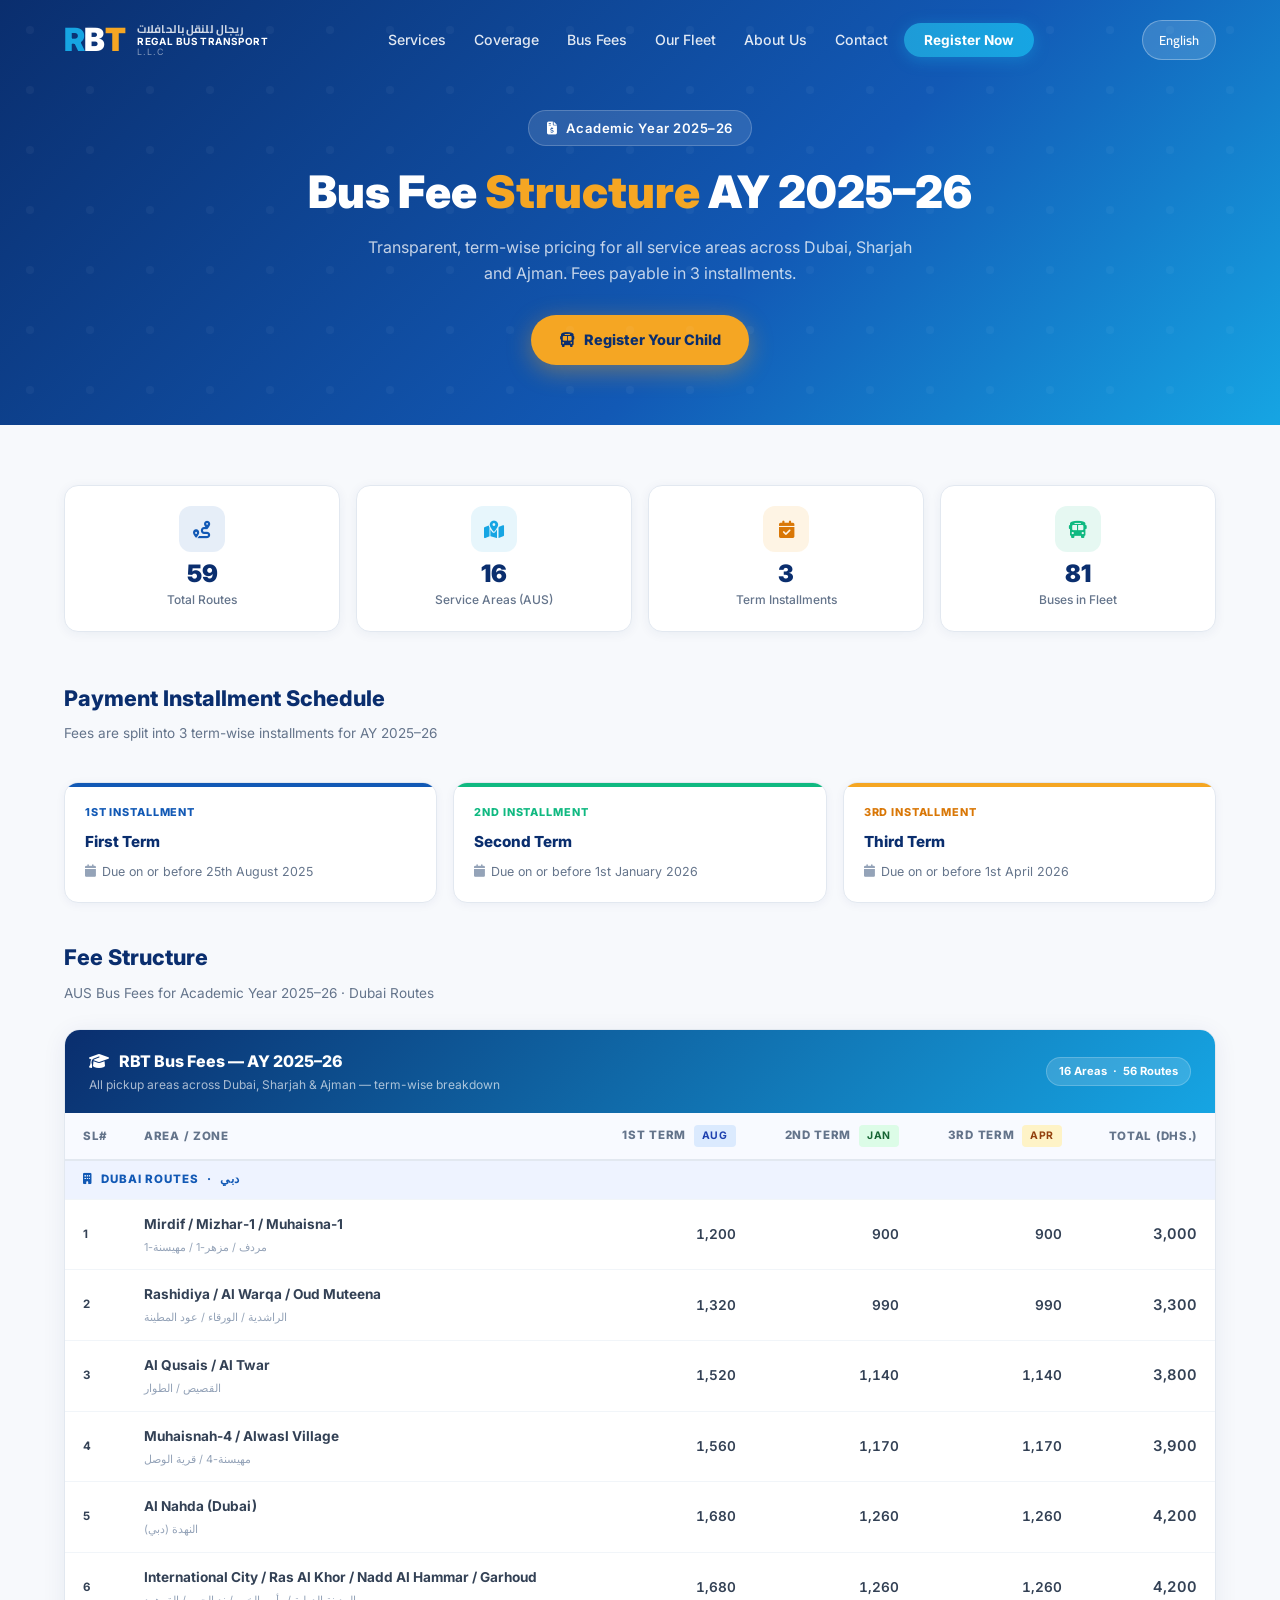
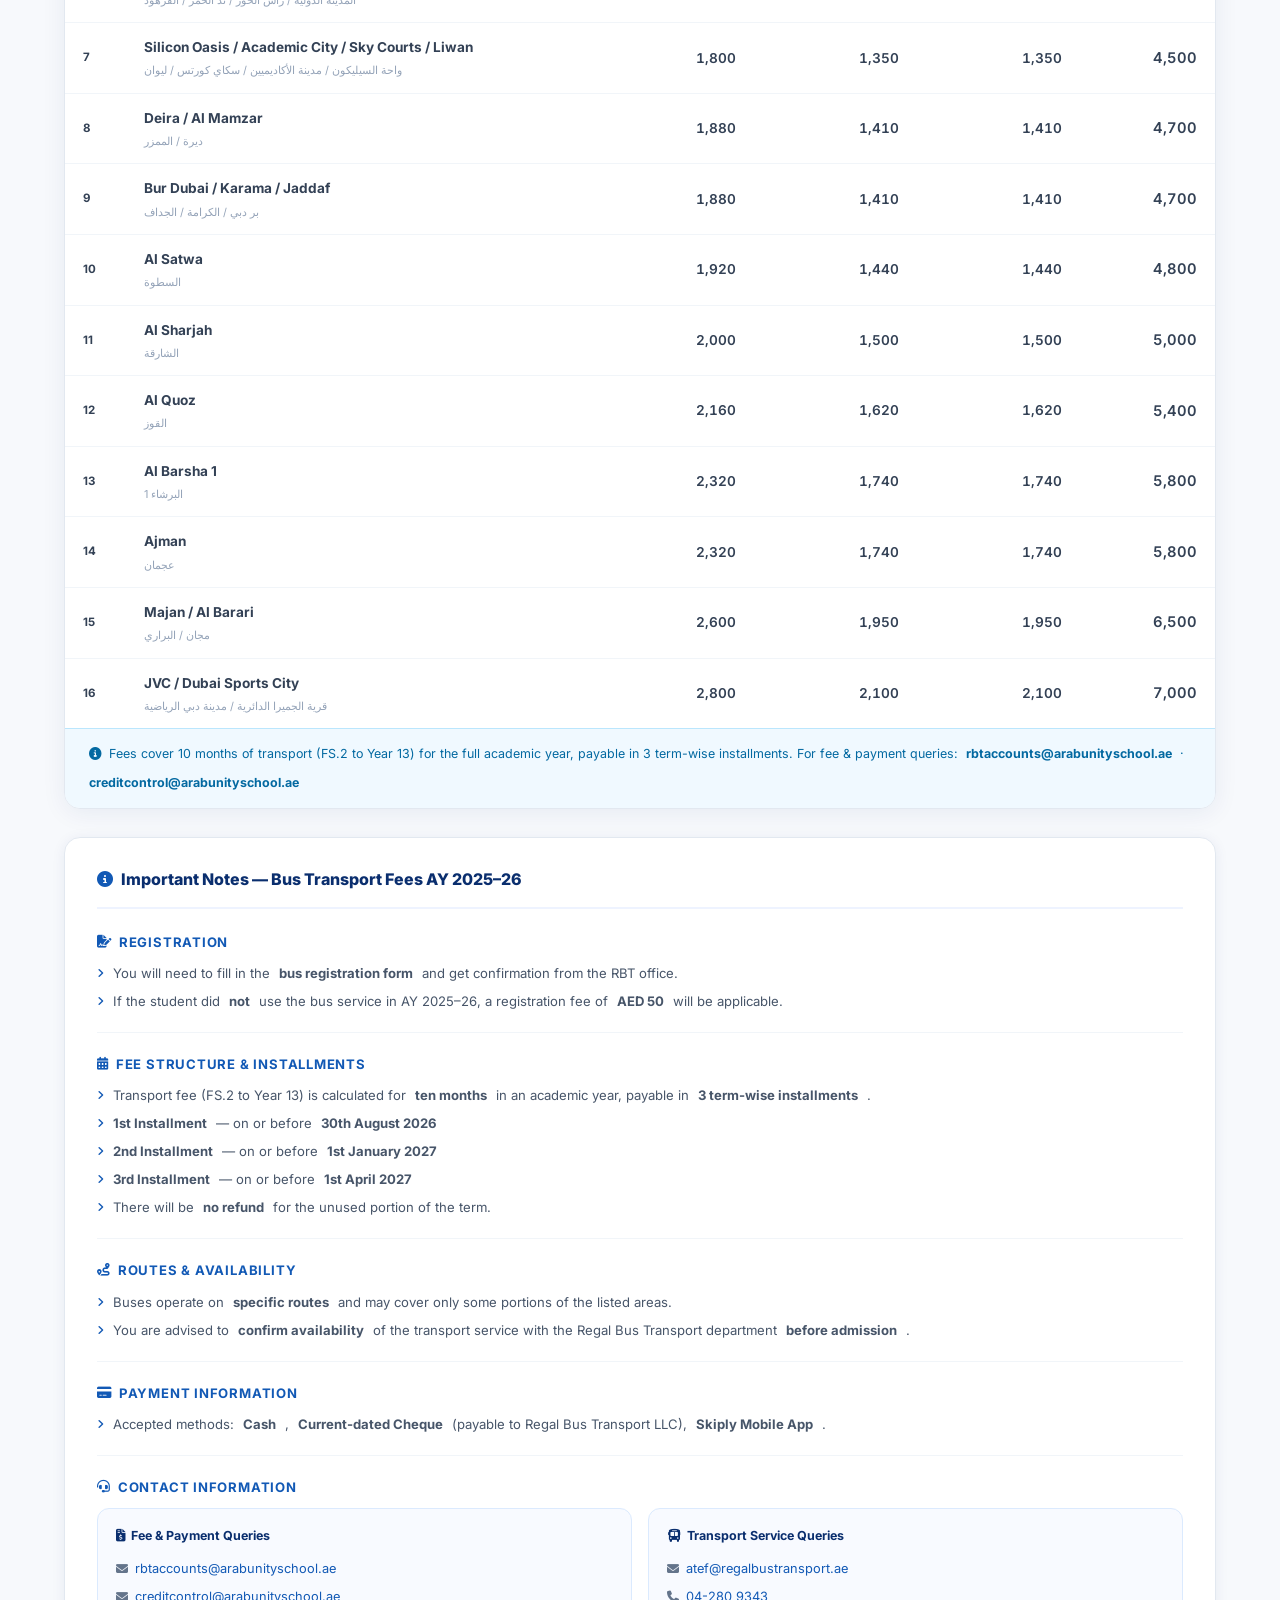
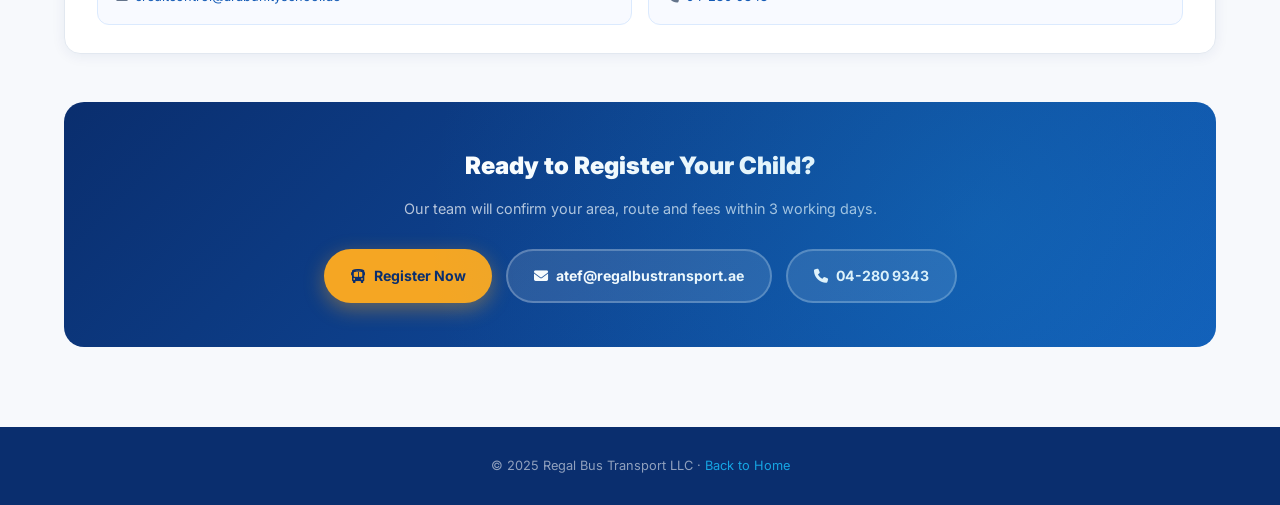
<file: fees.html>
<!DOCTYPE html>
<html lang="en" dir="ltr" id="html-root">
<head>
  <meta charset="UTF-8" />
  <meta name="viewport" content="width=device-width, initial-scale=1.0" />
  <title>Bus Fee Structure 2025–26 – RBT Regal Bus Transport</title>
  <meta name="description" content="RBT school bus fee structure for Academic Year 2025-26. Transparent term-wise fees for all areas across Dubai, Sharjah and Ajman." />

  <!-- Fonts -->
  <link rel="preconnect" href="https://fonts.googleapis.com" />
  <link rel="preconnect" href="https://fonts.gstatic.com" crossorigin />
  <link href="https://fonts.googleapis.com/css2?family=Cairo:wght@300;400;500;600;700;800;900&family=Inter:wght@300;400;500;600;700;800;900&display=swap" rel="stylesheet" />

  <!-- Icons -->
  <link rel="stylesheet" href="https://cdn.jsdelivr.net/npm/@fortawesome/fontawesome-free@6.5.0/css/all.min.css" />

  <!-- AOS -->
  <link rel="stylesheet" href="https://cdn.jsdelivr.net/npm/aos@2.3.4/dist/aos.css" />

  <!-- Styles -->
  <link rel="stylesheet" href="css/style.css" />
  <link rel="stylesheet" href="css/enhanced.css" />

  <style>
    /* ── Fees Page Styles ── */
    :root {
      --blue-dark: #0A2E6E;
      --blue-mid: #1259B5;
      --cyan: #16A5E3;
      --gold: #F5A623;
      --green: #10B981;
    }

    /* Hero */
    .fees-hero {
      background: linear-gradient(135deg, #0A2E6E 0%, #1259B5 60%, #16A5E3 100%);
      padding: 110px 0 60px;
      text-align: center;
      position: relative;
      overflow: hidden;
    }
    .fees-hero::before {
      content: '';
      position: absolute; inset: 0;
      background: url("data:image/svg+xml,%3Csvg width='60' height='60' viewBox='0 0 60 60' xmlns='http://www.w3.org/2000/svg'%3E%3Cg fill='none' fill-rule='evenodd'%3E%3Cg fill='%23ffffff' fill-opacity='0.04'%3E%3Ccircle cx='30' cy='30' r='4'/%3E%3C/g%3E%3C/g%3E%3C/svg%3E");
      pointer-events: none;
    }
    .fees-hero-badge {
      display: inline-flex;
      align-items: center;
      gap: 8px;
      background: rgba(255,255,255,0.12);
      border: 1px solid rgba(255,255,255,0.2);
      color: #fff;
      padding: 6px 18px;
      border-radius: 50px;
      font-size: 0.82rem;
      font-weight: 600;
      margin-bottom: 20px;
      letter-spacing: 0.04em;
    }
    .fees-hero h1 {
      font-size: clamp(1.8rem, 4vw, 2.8rem);
      font-weight: 900;
      color: #fff;
      margin: 0 0 14px;
      line-height: 1.2;
    }
    .fees-hero h1 span { color: #F5A623; }
    .fees-hero p {
      font-size: 1rem;
      color: rgba(255,255,255,0.75);
      max-width: 560px;
      margin: 0 auto 28px;
      line-height: 1.65;
    }
    .fees-hero-cta {
      display: inline-flex;
      align-items: center;
      gap: 9px;
      background: #F5A623;
      color: #0A2E6E;
      font-weight: 800;
      padding: 13px 28px;
      border-radius: 50px;
      text-decoration: none;
      font-size: 0.9rem;
      transition: transform 0.2s, box-shadow 0.2s;
      box-shadow: 0 6px 24px rgba(245,166,35,0.4);
    }
    .fees-hero-cta:hover { transform: translateY(-2px); box-shadow: 0 10px 30px rgba(245,166,35,0.5); color: #0A2E6E; text-decoration: none; }

    /* Main content */
    .fees-page { padding: 60px 0 80px; background: #f7f9fc; }

    /* Key info strip */
    .fees-info-strip {
      display: grid;
      grid-template-columns: repeat(4, 1fr);
      gap: 16px;
      margin-bottom: 48px;
    }
    .fis-card {
      background: #fff;
      border-radius: 14px;
      padding: 20px 18px;
      text-align: center;
      border: 1px solid #e2e8f0;
      box-shadow: 0 2px 12px rgba(10,46,110,0.06);
    }
    .fis-icon {
      width: 46px; height: 46px;
      border-radius: 12px;
      display: flex; align-items: center; justify-content: center;
      font-size: 1.1rem;
      margin: 0 auto 10px;
    }
    .fis-icon-blue  { background: rgba(18,89,181,0.1);  color: #1259B5; }
    .fis-icon-cyan  { background: rgba(22,165,227,0.1);  color: #16A5E3; }
    .fis-icon-gold  { background: rgba(245,166,35,0.12); color: #d97706; }
    .fis-icon-green { background: rgba(16,185,129,0.1);  color: #10B981; }
    .fis-num {
      font-size: 1.5rem;
      font-weight: 900;
      color: #0A2E6E;
      line-height: 1;
      margin-bottom: 4px;
    }
    .fis-label { font-size: 0.75rem; color: #64748b; font-weight: 500; }

    /* Section title */
    .fees-section-title {
      font-size: 1.35rem;
      font-weight: 800;
      color: #0A2E6E;
      margin: 0 0 6px;
    }
    .fees-section-sub {
      font-size: 0.85rem;
      color: #64748b;
      margin: 0 0 24px;
    }

    /* Tabs */
    .fees-tabs {
      display: flex;
      gap: 8px;
      margin-bottom: 28px;
      flex-wrap: wrap;
    }
    .fees-tab {
      display: inline-flex;
      align-items: center;
      gap: 7px;
      padding: 9px 20px;
      border-radius: 50px;
      font-size: 0.82rem;
      font-weight: 700;
      cursor: pointer;
      border: 2px solid #e2e8f0;
      background: #fff;
      color: #64748b;
      transition: all 0.18s ease;
    }
    .fees-tab:hover { border-color: #1259B5; color: #1259B5; }
    .fees-tab.active { background: #1259B5; color: #fff; border-color: #1259B5; box-shadow: 0 4px 14px rgba(18,89,181,0.25); }
    .fees-tab-shj.active { background: #16A5E3; border-color: #16A5E3; }
    .fees-tab-ajm.active { background: #F5A623; border-color: #F5A623; color: #7c3a00; }
    .fees-tab .dot {
      width: 8px; height: 8px; border-radius: 50%;
    }
    .fees-tab-dxb .dot { background: #1259B5; }
    .fees-tab-shj .dot { background: #16A5E3; }
    .fees-tab-ajm .dot { background: #F5A623; }
    .fees-tab-all .dot { background: #10B981; }
    .fees-tab-dxb.active .dot,
    .fees-tab-shj.active .dot { background: rgba(255,255,255,0.8); }

    /* Table panel */
    .fees-panel { display: none; }
    .fees-panel.active { display: block; }

    /* Fees Table */
    .fees-table-wrap {
      background: #fff;
      border-radius: 16px;
      border: 1px solid #e2e8f0;
      overflow: hidden;
      box-shadow: 0 4px 24px rgba(10,46,110,0.07);
    }
    .fees-table-header {
      display: flex;
      align-items: center;
      justify-content: space-between;
      padding: 18px 24px;
      gap: 16px;
      flex-wrap: wrap;
    }
    .fth-dxb { background: linear-gradient(135deg, #0A2E6E, #1259B5); }
    .fth-shj { background: linear-gradient(135deg, #0e6b99, #16A5E3); }
    .fth-ajm { background: linear-gradient(135deg, #92400e, #d97706); }
    .fth-all { background: linear-gradient(135deg, #0A2E6E, #16A5E3); }

    .fees-table-header h3 {
      font-size: 1rem;
      font-weight: 800;
      color: #fff;
      margin: 0;
      display: flex;
      align-items: center;
      gap: 10px;
    }
    .fees-table-header p {
      font-size: 0.75rem;
      color: rgba(255,255,255,0.65);
      margin: 0;
    }
    .ft-badge {
      background: rgba(255,255,255,0.15);
      color: #fff;
      font-size: 0.7rem;
      font-weight: 700;
      padding: 4px 12px;
      border-radius: 50px;
      border: 1px solid rgba(255,255,255,0.2);
      white-space: nowrap;
    }

    table.fees-table {
      width: 100%;
      border-collapse: collapse;
      font-size: 0.85rem;
    }
    table.fees-table thead tr {
      background: #f8faff;
      border-bottom: 2px solid #e2e8f0;
    }
    table.fees-table thead th {
      padding: 12px 18px;
      text-align: left;
      font-size: 0.72rem;
      font-weight: 800;
      color: #64748b;
      text-transform: uppercase;
      letter-spacing: 0.06em;
      white-space: nowrap;
    }
    table.fees-table thead th:not(:first-child):not(:nth-child(2)) {
      text-align: right;
    }
    table.fees-table tbody tr {
      border-bottom: 1px solid #f1f5f9;
      transition: background 0.12s;
    }
    table.fees-table tbody tr:last-child { border-bottom: none; }
    table.fees-table tbody tr:hover { background: #f8faff; }
    table.fees-table td {
      padding: 13px 18px;
      color: #334155;
      vertical-align: middle;
    }
    table.fees-table td:not(:first-child):not(:nth-child(2)) {
      text-align: right;
      font-weight: 600;
      font-variant-numeric: tabular-nums;
    }
    .td-sl {
      font-size: 0.72rem;
      font-weight: 700;
      color: #94a3b8;
      width: 44px;
    }
    .td-area {
      font-weight: 700;
      color: #0A2E6E;
      min-width: 200px;
    }
    .td-area small {
      display: block;
      font-size: 0.68rem;
      color: #94a3b8;
      font-weight: 400;
      margin-top: 2px;
    }
    .td-total {
      font-size: 0.92rem;
      font-weight: 800;
    }
    .total-dxb { color: #1259B5; }
    .total-shj { color: #0e7baa; }
    .total-ajm { color: #d97706; }

    /* Contact Us merged cell — no blanks */
    .td-contact {
      text-align: left !important;
      font-size: 0.82rem !important;
      letter-spacing: 0.02em;
    }
    .td-contact i {
      font-size: 0.72rem;
      margin-right: 6px;
      opacity: 0.75;
    }

    /* ── Section divider rows inside unified table ── */
    .tr-section-dxb td,
    .tr-section-shj td,
    .tr-section-ajm td {
      padding: 0 !important;
      border-bottom: none !important;
    }
    .tr-section-dxb td { background: #EEF3FF; }
    .tr-section-shj td { background: #E8F7FC; }
    .tr-section-ajm td { background: #FEF8E8; }

    .section-row-label {
      display: flex;
      align-items: center;
      gap: 8px;
      padding: 9px 18px;
      font-size: 0.72rem;
      font-weight: 800;
      text-transform: uppercase;
      letter-spacing: 0.08em;
    }
    .section-row-dxb { color: #1259B5; }
    .section-row-dxb i { color: #1259B5; }
    .section-row-shj { color: #0e7baa; }
    .section-row-shj i { color: #16A5E3; }
    .section-row-ajm { color: #a16207; }
    .section-row-ajm i { color: #F5A623; }

    /* Remove hover on section divider rows */
    .tr-section-dxb:hover,
    .tr-section-shj:hover,
    .tr-section-ajm:hover { background: inherit !important; }

    /* Term badges in header */
    .term-badge {
      display: inline-block;
      font-size: 0.65rem;
      font-weight: 700;
      padding: 2px 8px;
      border-radius: 4px;
      margin-left: 4px;
    }
    .term-1 { background: #dbeafe; color: #1e40af; }
    .term-2 { background: #dcfce7; color: #166534; }
    .term-3 { background: #fef3c7; color: #92400e; }

    /* Installment timeline */
    .inst-timeline {
      display: grid;
      grid-template-columns: repeat(3, 1fr);
      gap: 16px;
      margin-top: 36px;
      margin-bottom: 36px;
    }
    .inst-item {
      background: #fff;
      border-radius: 14px;
      padding: 20px;
      border: 1px solid #e2e8f0;
      box-shadow: 0 2px 10px rgba(10,46,110,0.05);
      position: relative;
      overflow: hidden;
    }
    .inst-item::before {
      content: '';
      position: absolute;
      top: 0; left: 0; right: 0;
      height: 4px;
    }
    .inst-1::before { background: #1259B5; }
    .inst-2::before { background: #10B981; }
    .inst-3::before { background: #F5A623; }
    .inst-num {
      font-size: 0.68rem;
      font-weight: 800;
      letter-spacing: 0.08em;
      text-transform: uppercase;
      margin-bottom: 8px;
    }
    .inst-1 .inst-num { color: #1259B5; }
    .inst-2 .inst-num { color: #10B981; }
    .inst-3 .inst-num { color: #d97706; }
    .inst-title {
      font-size: 0.95rem;
      font-weight: 800;
      color: #0A2E6E;
      margin-bottom: 6px;
    }
    .inst-date {
      font-size: 0.78rem;
      color: #64748b;
      display: flex;
      align-items: center;
      gap: 6px;
    }
    .inst-date i { color: #94a3b8; }

    /* Notes box */
    .fees-notes {
      background: #fff;
      border: 1px solid #e2e8f0;
      border-radius: 16px;
      padding: 28px 32px;
      margin-top: 28px;
      box-shadow: 0 2px 14px rgba(10,46,110,0.07);
    }
    .fees-notes h4 {
      font-size: 1rem;
      font-weight: 800;
      color: #0A2E6E;
      margin: 0 0 22px;
      display: flex;
      align-items: center;
      gap: 8px;
      padding-bottom: 14px;
      border-bottom: 2px solid #eef3ff;
    }
    /* Note groups */
    .fn-group {
      margin-bottom: 20px;
      padding-bottom: 20px;
      border-bottom: 1px solid #f1f5f9;
    }
    .fn-group:last-child { border-bottom: none; margin-bottom: 0; padding-bottom: 0; }
    .fn-group-title {
      font-size: 0.82rem;
      font-weight: 700;
      color: #1259B5;
      text-transform: uppercase;
      letter-spacing: 0.06em;
      margin-bottom: 10px;
      display: flex;
      align-items: center;
      gap: 7px;
    }
    .fn-group-title i { font-size: 0.8rem; }
    .fees-notes ul {
      list-style: none;
      padding: 0; margin: 0;
      display: flex;
      flex-direction: column;
      gap: 7px;
    }
    .fees-notes ul li {
      display: flex;
      align-items: flex-start;
      gap: 9px;
      font-size: 0.82rem;
      color: #475569;
      line-height: 1.6;
    }
    .fees-notes ul li i {
      color: #1259B5;
      font-size: 0.7rem;
      margin-top: 5px;
      flex-shrink: 0;
    }
    /* Contact grid */
    .fn-contact-grid {
      display: grid;
      grid-template-columns: 1fr 1fr;
      gap: 16px;
      margin-top: 4px;
    }
    .fn-contact-card {
      background: #f8faff;
      border: 1px solid #dbeafe;
      border-radius: 12px;
      padding: 16px 18px;
      display: flex;
      flex-direction: column;
      gap: 7px;
    }
    .fn-contact-label {
      font-size: 0.78rem;
      font-weight: 700;
      color: #0A2E6E;
      margin-bottom: 4px;
      display: flex;
      align-items: center;
      gap: 6px;
    }
    .fn-contact-card a {
      font-size: 0.8rem;
      color: #1259B5;
      text-decoration: none;
      display: flex;
      align-items: center;
      gap: 7px;
      transition: color 0.2s;
    }
    .fn-contact-card a:hover { color: #16A5E3; }
    .fn-contact-card a i { font-size: 0.75rem; color: #64748b; flex-shrink: 0; }
    @media (max-width: 600px) {
      .fn-contact-grid { grid-template-columns: 1fr; }
      .fees-notes { padding: 20px 16px; }
    }

    /* CTA section */
    .fees-cta-section {
      background: linear-gradient(135deg, #0A2E6E 0%, #1259B5 100%);
      border-radius: 20px;
      padding: 44px;
      text-align: center;
      margin-top: 48px;
      position: relative;
      overflow: hidden;
    }
    .fees-cta-section::before {
      content: '';
      position: absolute; inset: 0;
      background: radial-gradient(circle at 80% 50%, rgba(22,165,227,0.2) 0%, transparent 60%);
      pointer-events: none;
    }
    .fees-cta-section h3 {
      font-size: 1.5rem;
      font-weight: 900;
      color: #fff;
      margin: 0 0 10px;
    }
    .fees-cta-section p {
      font-size: 0.9rem;
      color: rgba(255,255,255,0.7);
      margin: 0 0 28px;
    }
    .fees-cta-btns {
      display: flex;
      gap: 14px;
      justify-content: center;
      flex-wrap: wrap;
    }
    .fees-cta-btns a {
      display: inline-flex;
      align-items: center;
      gap: 8px;
      padding: 13px 26px;
      border-radius: 50px;
      font-weight: 700;
      font-size: 0.88rem;
      text-decoration: none;
      transition: transform 0.18s, box-shadow 0.18s;
    }
    .fees-cta-btns a:hover { transform: translateY(-2px); }
    .fcta-primary { background: #F5A623; color: #0A2E6E; box-shadow: 0 6px 20px rgba(245,166,35,0.4); }
    .fcta-secondary { background: rgba(255,255,255,0.12); color: #fff; border: 2px solid rgba(255,255,255,0.25); }
    .fcta-secondary:hover { background: rgba(255,255,255,0.2); }

    /* Responsive */
    @media (max-width: 900px) {
      .fees-info-strip { grid-template-columns: repeat(2, 1fr); }
      .fees-notes ul { grid-template-columns: 1fr; }
      .inst-timeline { grid-template-columns: 1fr; }
    }
    @media (max-width: 640px) {
      .fees-info-strip { grid-template-columns: repeat(2, 1fr); }
      .fees-cta-section { padding: 32px 20px; }
      table.fees-table { font-size: 0.78rem; }
      table.fees-table td, table.fees-table th { padding: 10px 12px; }
      .fees-hero { padding: 90px 0 48px; }
    }
  </style>
</head>

<body class="lang-en">

  <!-- ===== NAVBAR ===== -->
  <nav class="navbar scrolled" id="navbar">
    <div class="container navbar-inner">
      <a href="index.html" class="navbar-brand">
        <div class="logo-box">
          <div class="logo-rbt">
            <span class="logo-r">R</span><span class="logo-b">B</span><span class="logo-t">T</span>
          </div>
          <div class="logo-text-stack">
            <span class="logo-ar">ريجال للنقل بالحافلات</span>
            <span class="logo-en">REGAL BUS TRANSPORT</span>
            <span class="logo-llc">L.L.C</span>
          </div>
        </div>
      </a>

      <ul class="nav-links" id="nav-links">
        <li><a href="index.html#services">Services</a></li>
        <li><a href="index.html#coverage">Coverage</a></li>
        <li><a href="fees.html" class="active-nav">Bus Fees</a></li>
        <li><a href="index.html#fleet">Our Fleet</a></li>
        <li><a href="index.html#about">About Us</a></li>
        <li><a href="index.html#contact">Contact</a></li>
        <li><a href="booking.html" class="btn-nav-cta">Register Now</a></li>
      </ul>

      <div class="nav-controls">
        <button class="lang-toggle" id="lang-toggle" aria-label="Toggle Language">
          <span class="lang-en-label">عربي</span>
          <span class="lang-ar-label">English</span>
        </button>
        <button class="hamburger" id="hamburger" aria-label="Menu">
          <span></span><span></span><span></span>
        </button>
      </div>
    </div>
  </nav>

  <!-- ===== HERO ===== -->
  <section class="fees-hero">
    <div class="container">
      <div class="fees-hero-badge">
        <i class="fas fa-file-invoice-dollar"></i>
        Academic Year 2025–26
      </div>
      <h1>Bus Fee <span>Structure</span> AY 2025–26</h1>
      <p>Transparent, term-wise pricing for all service areas across Dubai, Sharjah and Ajman. Fees payable in 3 installments.</p>
      <a href="booking.html" class="fees-hero-cta">
        <i class="fas fa-bus"></i>
        Register Your Child
      </a>
    </div>
  </section>

  <!-- ===== MAIN PAGE ===== -->
  <section class="fees-page">
    <div class="container">

      <!-- Key Info Strip -->
      <div class="fees-info-strip" data-aos="fade-up">
        <div class="fis-card">
          <div class="fis-icon fis-icon-blue"><i class="fas fa-route"></i></div>
          <div class="fis-num">59</div>
          <div class="fis-label">Total Routes</div>
        </div>
        <div class="fis-card">
          <div class="fis-icon fis-icon-cyan"><i class="fas fa-map-location-dot"></i></div>
          <div class="fis-num">16</div>
          <div class="fis-label">Service Areas (AUS)</div>
        </div>
        <div class="fis-card">
          <div class="fis-icon fis-icon-gold"><i class="fas fa-calendar-check"></i></div>
          <div class="fis-num">3</div>
          <div class="fis-label">Term Installments</div>
        </div>
        <div class="fis-card">
          <div class="fis-icon fis-icon-green"><i class="fas fa-bus"></i></div>
          <div class="fis-num">81</div>
          <div class="fis-label">Buses in Fleet</div>
        </div>
      </div>

      <!-- Installment Timeline -->
      <div data-aos="fade-up">
        <h2 class="fees-section-title">Payment Installment Schedule</h2>
        <p class="fees-section-sub">Fees are split into 3 term-wise installments for AY 2025–26</p>
        <div class="inst-timeline">
          <div class="inst-item inst-1">
            <div class="inst-num">1st Installment</div>
            <div class="inst-title">First Term</div>
            <div class="inst-date"><i class="fas fa-calendar"></i> Due on or before 25th August 2025</div>
          </div>
          <div class="inst-item inst-2">
            <div class="inst-num">2nd Installment</div>
            <div class="inst-title">Second Term</div>
            <div class="inst-date"><i class="fas fa-calendar"></i> Due on or before 1st January 2026</div>
          </div>
          <div class="inst-item inst-3">
            <div class="inst-num">3rd Installment</div>
            <div class="inst-title">Third Term</div>
            <div class="inst-date"><i class="fas fa-calendar"></i> Due on or before 1st April 2026</div>
          </div>
        </div>
      </div>

      <!-- ══ UNIFIED FEES TABLE — All Areas in One Place ══ -->
      <div data-aos="fade-up">
        <h2 class="fees-section-title">Fee Structure</h2>
        <p class="fees-section-sub">AUS Bus Fees for Academic Year 2025–26 · Dubai Routes</p>

        <div class="fees-table-wrap">
          <!-- Single unified header -->
          <div class="fees-table-header fth-all">
            <div>
              <h3><i class="fas fa-graduation-cap"></i> RBT Bus Fees — AY 2025–26</h3>
              <p>All pickup areas across Dubai, Sharjah &amp; Ajman — term-wise breakdown</p>
            </div>
            <span class="ft-badge">16 Areas &nbsp;·&nbsp; 56 Routes</span>
          </div>

          <div style="overflow-x:auto;">
            <table class="fees-table">
              <thead>
                <tr>
                  <th>SL#</th>
                  <th>Area / Zone</th>
                  <th>1st Term <span class="term-badge term-1">Aug</span></th>
                  <th>2nd Term <span class="term-badge term-2">Jan</span></th>
                  <th>3rd Term <span class="term-badge term-3">Apr</span></th>
                  <th>Total (Dhs.)</th>
                </tr>
              </thead>
              <tbody>

                <!-- ── Dubai / AUS Routes ── -->
                <tr class="tr-section-dxb">
                  <td colspan="6">
                    <span class="section-row-label section-row-dxb">
                      <i class="fas fa-building"></i> Dubai Routes &nbsp;·&nbsp; دبي
                    </span>
                  </td>
                </tr>
                <tr>
                  <td class="td-sl">1</td>
                  <td class="td-area">Mirdif / Mizhar-1 / Muhaisna-1<small>مردف / مزهر-1 / مهيسنة-1</small></td>
                  <td>1,200</td><td>900</td><td>900</td>
                  <td class="td-total total-dxb">3,000</td>
                </tr>
                <tr>
                  <td class="td-sl">2</td>
                  <td class="td-area">Rashidiya / Al Warqa / Oud Muteena<small>الراشدية / الورقاء / عود المطينة</small></td>
                  <td>1,320</td><td>990</td><td>990</td>
                  <td class="td-total total-dxb">3,300</td>
                </tr>
                <tr>
                  <td class="td-sl">3</td>
                  <td class="td-area">Al Qusais / Al Twar<small>القصيص / الطوار</small></td>
                  <td>1,520</td><td>1,140</td><td>1,140</td>
                  <td class="td-total total-dxb">3,800</td>
                </tr>
                <tr>
                  <td class="td-sl">4</td>
                  <td class="td-area">Muhaisnah-4 / Alwasl Village<small>مهيسنة-4 / قرية الوصل</small></td>
                  <td>1,560</td><td>1,170</td><td>1,170</td>
                  <td class="td-total total-dxb">3,900</td>
                </tr>
                <tr>
                  <td class="td-sl">5</td>
                  <td class="td-area">Al Nahda (Dubai)<small>النهدة (دبي)</small></td>
                  <td>1,680</td><td>1,260</td><td>1,260</td>
                  <td class="td-total total-dxb">4,200</td>
                </tr>
                <tr>
                  <td class="td-sl">6</td>
                  <td class="td-area">International City / Ras Al Khor / Nadd Al Hammar / Garhoud<small>المدينة الدولية / رأس الخور / ند الحمر / القرهود</small></td>
                  <td>1,680</td><td>1,260</td><td>1,260</td>
                  <td class="td-total total-dxb">4,200</td>
                </tr>
                <tr>
                  <td class="td-sl">7</td>
                  <td class="td-area">Silicon Oasis / Academic City / Sky Courts / Liwan<small>واحة السيليكون / مدينة الأكاديميين / سكاي كورتس / ليوان</small></td>
                  <td>1,800</td><td>1,350</td><td>1,350</td>
                  <td class="td-total total-dxb">4,500</td>
                </tr>
                <tr>
                  <td class="td-sl">8</td>
                  <td class="td-area">Deira / Al Mamzar<small>ديرة / الممزر</small></td>
                  <td>1,880</td><td>1,410</td><td>1,410</td>
                  <td class="td-total total-dxb">4,700</td>
                </tr>
                <tr>
                  <td class="td-sl">9</td>
                  <td class="td-area">Bur Dubai / Karama / Jaddaf<small>بر دبي / الكرامة / الجداف</small></td>
                  <td>1,880</td><td>1,410</td><td>1,410</td>
                  <td class="td-total total-dxb">4,700</td>
                </tr>
                <tr>
                  <td class="td-sl">10</td>
                  <td class="td-area">Al Satwa<small>السطوة</small></td>
                  <td>1,920</td><td>1,440</td><td>1,440</td>
                  <td class="td-total total-dxb">4,800</td>
                </tr>
                <tr>
                  <td class="td-sl">11</td>
                  <td class="td-area">Al Sharjah<small>الشارقة</small></td>
                  <td>2,000</td><td>1,500</td><td>1,500</td>
                  <td class="td-total total-dxb">5,000</td>
                </tr>
                <tr>
                  <td class="td-sl">12</td>
                  <td class="td-area">Al Quoz<small>القوز</small></td>
                  <td>2,160</td><td>1,620</td><td>1,620</td>
                  <td class="td-total total-dxb">5,400</td>
                </tr>
                <tr>
                  <td class="td-sl">13</td>
                  <td class="td-area">Al Barsha 1<small>البرشاء 1</small></td>
                  <td>2,320</td><td>1,740</td><td>1,740</td>
                  <td class="td-total total-dxb">5,800</td>
                </tr>
                <tr>
                  <td class="td-sl">14</td>
                  <td class="td-area">Ajman<small>عجمان</small></td>
                  <td>2,320</td><td>1,740</td><td>1,740</td>
                  <td class="td-total total-dxb">5,800</td>
                </tr>
                <tr>
                  <td class="td-sl">15</td>
                  <td class="td-area">Majan / Al Barari<small>مجان / البراري</small></td>
                  <td>2,600</td><td>1,950</td><td>1,950</td>
                  <td class="td-total total-dxb">6,500</td>
                </tr>
                <tr>
                  <td class="td-sl">16</td>
                  <td class="td-area">JVC / Dubai Sports City<small>قرية الجميرا الدائرية / مدينة دبي الرياضية</small></td>
                  <td>2,800</td><td>2,100</td><td>2,100</td>
                  <td class="td-total total-dxb">7,000</td>
                </tr>



              </tbody>
            </table>
          </div>

          <!-- Footer notes inside table card -->
          <div style="padding:14px 24px;background:#f0f9ff;border-top:1px solid #bae6fd;font-size:0.78rem;color:#0369a1;display:flex;align-items:center;gap:8px;flex-wrap:wrap;">
            <i class="fas fa-circle-info" style="flex-shrink:0;"></i>
            Fees cover 10 months of transport (FS.2 to Year 13) for the full academic year, payable in 3 term-wise installments.
            For fee &amp; payment queries: <strong><a href="mailto:rbtaccounts@arabunityschool.ae" style="color:#0369a1;">rbtaccounts@arabunityschool.ae</a></strong> ·
            <strong><a href="mailto:creditcontrol@arabunityschool.ae" style="color:#0369a1;">creditcontrol@arabunityschool.ae</a></strong>
          </div>
        </div>
      </div>

      <!-- Notes -->
      <div class="fees-notes" data-aos="fade-up">
        <h4><i class="fas fa-circle-info" style="color:#1259B5;"></i> Important Notes — Bus Transport Fees AY 2025–26</h4>

        <!-- Registration -->
        <div class="fn-group">
          <div class="fn-group-title"><i class="fas fa-file-signature"></i> Registration</div>
          <ul>
            <li><i class="fas fa-angle-right"></i> You will need to fill in the <strong>bus registration form</strong> and get confirmation from the RBT office.</li>
            <li><i class="fas fa-angle-right"></i> If the student did <strong>not</strong> use the bus service in AY 2025–26, a registration fee of <strong>AED 50</strong> will be applicable.</li>
          </ul>
        </div>

        <!-- Fee Structure & Installments -->
        <div class="fn-group">
          <div class="fn-group-title"><i class="fas fa-calendar-alt"></i> Fee Structure &amp; Installments</div>
          <ul>
            <li><i class="fas fa-angle-right"></i> Transport fee (FS.2 to Year 13) is calculated for <strong>ten months</strong> in an academic year, payable in <strong>3 term-wise installments</strong>.</li>
            <li><i class="fas fa-angle-right"></i> <strong>1st Installment</strong> — on or before <strong>30th August 2026</strong></li>
            <li><i class="fas fa-angle-right"></i> <strong>2nd Installment</strong> — on or before <strong>1st January 2027</strong></li>
            <li><i class="fas fa-angle-right"></i> <strong>3rd Installment</strong> — on or before <strong>1st April 2027</strong></li>
            <li><i class="fas fa-angle-right"></i> There will be <strong>no refund</strong> for the unused portion of the term.</li>
          </ul>
        </div>

        <!-- Routes & Availability -->
        <div class="fn-group">
          <div class="fn-group-title"><i class="fas fa-route"></i> Routes &amp; Availability</div>
          <ul>
            <li><i class="fas fa-angle-right"></i> Buses operate on <strong>specific routes</strong> and may cover only some portions of the listed areas.</li>
            <li><i class="fas fa-angle-right"></i> You are advised to <strong>confirm availability</strong> of the transport service with the Regal Bus Transport department <strong>before admission</strong>.</li>
          </ul>
        </div>

        <!-- Payment Information -->
        <div class="fn-group">
          <div class="fn-group-title"><i class="fas fa-credit-card"></i> Payment Information</div>
          <ul>
            <li><i class="fas fa-angle-right"></i> Accepted methods: <strong>Cash</strong>, <strong>Current-dated Cheque</strong> (payable to Regal Bus Transport LLC), <strong>Skiply Mobile App</strong>.</li>
          </ul>
        </div>

        <!-- Contact Details -->
        <div class="fn-group fn-group-contact">
          <div class="fn-group-title"><i class="fas fa-headset"></i> Contact Information</div>
          <div class="fn-contact-grid">
            <div class="fn-contact-card">
              <div class="fn-contact-label"><i class="fas fa-file-invoice-dollar"></i> Fee &amp; Payment Queries</div>
              <a href="mailto:rbtaccounts@arabunityschool.ae"><i class="fas fa-envelope"></i> rbtaccounts@arabunityschool.ae</a>
              <a href="mailto:creditcontrol@arabunityschool.ae"><i class="fas fa-envelope"></i> creditcontrol@arabunityschool.ae</a>
            </div>
            <div class="fn-contact-card">
              <div class="fn-contact-label"><i class="fas fa-bus"></i> Transport Service Queries</div>
              <a href="mailto:atef@regalbustransport.ae"><i class="fas fa-envelope"></i> atef@regalbustransport.ae</a>
              <a href="tel:0042809343"><i class="fas fa-phone"></i> 04-280 9343</a>
            </div>
          </div>
        </div>

      </div>

      <!-- CTA Section -->
      <div class="fees-cta-section" data-aos="fade-up">
        <h3>Ready to Register Your Child?</h3>
        <p>Our team will confirm your area, route and fees within 3 working days.</p>
        <div class="fees-cta-btns">
          <a href="booking.html" class="fcta-primary">
            <i class="fas fa-bus"></i> Register Now
          </a>
          <a href="mailto:atef@regalbustransport.ae" class="fcta-secondary">
            <i class="fas fa-envelope"></i> atef@regalbustransport.ae
          </a>
          <a href="tel:042809343" class="fcta-secondary">
            <i class="fas fa-phone"></i> 04-280 9343
          </a>
        </div>
      </div>

    </div>
  </section>

  <!-- ===== FOOTER (minimal) ===== -->
  <footer style="background:#0A2E6E;padding:28px 0;text-align:center;">
    <div class="container">
      <p style="color:rgba(255,255,255,0.55);font-size:0.8rem;margin:0;">
        © 2025 Regal Bus Transport LLC · <a href="index.html" style="color:#16A5E3;text-decoration:none;">Back to Home</a>
      </p>
    </div>
  </footer>

  <!-- AOS -->
  <script src="https://cdn.jsdelivr.net/npm/aos@2.3.4/dist/aos.js"></script>
  <script>
    AOS.init({ duration: 600, once: true, offset: 60 });

    /* Tab switcher */
    function switchTab(id) {
      document.querySelectorAll('.fees-panel').forEach(p => p.classList.remove('active'));
      document.querySelectorAll('.fees-tab').forEach(t => t.classList.remove('active'));
      document.getElementById('panel-' + id).classList.add('active');
      event.currentTarget.classList.add('active');
    }

    /* Navbar scroll */
    window.addEventListener('scroll', () => {
      document.getElementById('navbar').classList.toggle('scrolled', window.scrollY > 30);
    });

    /* Hamburger */
    document.getElementById('hamburger').addEventListener('click', () => {
      document.getElementById('nav-links').classList.toggle('open');
    });

    /* Language toggle (basic) */
    document.getElementById('lang-toggle').addEventListener('click', () => {
      document.body.classList.toggle('lang-ar');
      document.body.classList.toggle('lang-en');
      document.getElementById('html-root').dir =
        document.body.classList.contains('lang-ar') ? 'rtl' : 'ltr';
    });
  </script>
</body>
</html>
</file>
<file: css/style.css>
/* ========================================
   RBT - REGAL BUS TRANSPORT
   Main Stylesheet – Bilingual (EN/AR)
   Modern Corporate Design
   ======================================== */

/* ── CSS Variables ── */
:root {
  --blue-dark:    #0A2E6E;
  --blue-mid:     #1259B5;
  --blue-bright:  #1E9BD7;
  --blue-light:   #E8F4FC;
  --cyan:         #16A5E3;
  --gold:         #F5A623;
  --gold-light:   #FFF3D6;
  --white:        #FFFFFF;
  --off-white:    #F7F9FC;
  --gray-100:     #F1F5F9;
  --gray-200:     #E2E8F0;
  --gray-400:     #94A3B8;
  --gray-600:     #475569;
  --gray-800:     #1E293B;
  --text-dark:    #0D1B2E;
  --text-body:    #3A4A5C;

  --gradient-main: linear-gradient(135deg, var(--blue-dark) 0%, var(--blue-mid) 60%, var(--cyan) 100%);
  --gradient-cta:  linear-gradient(90deg, var(--blue-bright) 0%, var(--cyan) 100%);
  --shadow-sm:    0 2px 8px rgba(18, 89, 181, 0.08);
  --shadow-md:    0 8px 32px rgba(18, 89, 181, 0.14);
  --shadow-lg:    0 16px 60px rgba(18, 89, 181, 0.18);
  --radius-sm:    8px;
  --radius-md:    16px;
  --radius-lg:    24px;
  --radius-xl:    32px;
  --transition:   0.3s cubic-bezier(0.4, 0, 0.2, 1);
  --font-en:      'Inter', sans-serif;
  --font-ar:      'Cairo', sans-serif;
}

/* ── Reset & Base ── */
*, *::before, *::after { box-sizing: border-box; margin: 0; padding: 0; }

html {
  scroll-behavior: smooth;
  font-size: 16px;
}

body {
  font-family: var(--font-en);
  color: var(--text-body);
  background: var(--white);
  line-height: 1.7;
  overflow-x: hidden;
}

body.lang-ar {
  font-family: var(--font-ar);
  direction: rtl;
}

img { max-width: 100%; display: block; }
a { text-decoration: none; color: inherit; }
ul { list-style: none; }

.container {
  max-width: 1200px;
  margin: 0 auto;
  padding: 0 24px;
}

/* ── Language control ── */
.lang-en [data-ar]:not([data-en]) { display: none; }

body.lang-ar .hero-title-en { display: none !important; }
body.lang-ar .hero-title-ar { display: block !important; }
body.lang-en .hero-title-ar { display: none !important; }
body.lang-en .hero-title-en { display: block !important; }

body.lang-ar .lang-ar-label { display: none; }
body.lang-ar .lang-en-label { display: inline; }
body.lang-en .lang-en-label { display: none; }
body.lang-en .lang-ar-label { display: inline; }

/* Apply translations via JS – elements with data-ar get text swapped */

/* ── Text Utilities ── */
.text-gradient {
  background: linear-gradient(90deg, var(--cyan) 0%, var(--gold) 100%);
  -webkit-background-clip: text;
  -webkit-text-fill-color: transparent;
  background-clip: text;
}

/* ── Section Basics ── */
.section { padding: 90px 0; }

.section-header {
  text-align: center;
  max-width: 720px;
  margin: 0 auto 60px;
}

.section-tag {
  display: inline-block;
  background: var(--blue-light);
  color: var(--blue-mid);
  font-weight: 600;
  font-size: 0.8rem;
  letter-spacing: 0.08em;
  text-transform: uppercase;
  padding: 6px 16px;
  border-radius: 50px;
  margin-bottom: 16px;
}

.section-title {
  font-size: clamp(1.8rem, 3vw, 2.6rem);
  font-weight: 800;
  color: var(--text-dark);
  line-height: 1.2;
  margin-bottom: 16px;
}

.section-subtitle {
  font-size: 1.05rem;
  color: var(--gray-600);
  line-height: 1.8;
}

/* ── Buttons ── */
.btn {
  display: inline-flex;
  align-items: center;
  gap: 8px;
  padding: 13px 28px;
  border-radius: 50px;
  font-weight: 600;
  font-size: 0.95rem;
  transition: var(--transition);
  cursor: pointer;
  border: 2px solid transparent;
  white-space: nowrap;
  font-family: inherit;
}

.btn-lg { padding: 16px 36px; font-size: 1rem; }
.btn-sm { padding: 8px 20px; font-size: 0.85rem; }

.btn-primary {
  background: var(--gradient-cta);
  color: var(--white);
  box-shadow: 0 4px 20px rgba(22, 165, 227, 0.35);
}
.btn-primary:hover {
  transform: translateY(-2px);
  box-shadow: 0 8px 30px rgba(22, 165, 227, 0.5);
}

.btn-outline-white {
  background: transparent;
  border-color: rgba(255,255,255,0.6);
  color: var(--white);
}
.btn-outline-white:hover {
  background: rgba(255,255,255,0.15);
  border-color: var(--white);
}

.btn-outline-primary {
  background: transparent;
  border-color: var(--blue-mid);
  color: var(--blue-mid);
}
.btn-outline-primary:hover {
  background: var(--blue-mid);
  color: var(--white);
}

.btn-white {
  background: var(--white);
  color: var(--blue-dark);
  font-weight: 700;
}
.btn-white:hover {
  background: var(--gold);
  color: var(--white);
  transform: translateY(-2px);
}

.btn-full { width: 100%; justify-content: center; }

.btn-icon-right { transition: transform 0.3s; }
.btn:hover .btn-icon-right { transform: translateX(4px); }

body.lang-ar .btn:hover .btn-icon-right { transform: translateX(-4px); }

/* ========================================
   NAVBAR
   ======================================== */
.navbar {
  position: fixed;
  top: 0;
  left: 0;
  right: 0;
  z-index: 1000;
  padding: 0;
  background: transparent;
  transition: all 0.4s ease;
}

.navbar.scrolled {
  background: rgba(10, 46, 110, 0.97);
  backdrop-filter: blur(12px);
  box-shadow: 0 4px 30px rgba(0,0,0,0.2);
  padding: 0;
}

.navbar-inner {
  display: flex;
  align-items: center;
  justify-content: space-between;
  height: 80px;
  gap: 20px;
}

/* Logo */
.navbar-brand { display: flex; align-items: center; }

.logo-box {
  display: flex;
  align-items: center;
  gap: 12px;
}

.logo-rbt {
  display: flex;
  align-items: center;
  font-weight: 900;
  font-size: 2rem;
  line-height: 1;
  letter-spacing: -0.02em;
}

.logo-rbt-sm { font-size: 1.5rem; }

.logo-r { color: var(--cyan); }
.logo-b { color: var(--white); }
.logo-t { color: var(--gold); }

.logo-text-stack {
  display: flex;
  flex-direction: column;
  line-height: 1.15;
}

.logo-ar {
  font-family: var(--font-ar);
  font-size: 0.7rem;
  font-weight: 700;
  color: rgba(255,255,255,0.8);
  letter-spacing: 0.01em;
}

.logo-en {
  font-size: 0.62rem;
  font-weight: 700;
  color: var(--white);
  letter-spacing: 0.06em;
}

.logo-llc {
  font-size: 0.55rem;
  color: rgba(255,255,255,0.5);
  letter-spacing: 0.1em;
}

/* Nav Links */
.nav-links {
  display: flex;
  align-items: center;
  gap: 4px;
}

.nav-links li a {
  color: rgba(255,255,255,0.88);
  font-weight: 500;
  font-size: 0.88rem;
  padding: 8px 12px;
  border-radius: var(--radius-sm);
  transition: var(--transition);
}

.nav-links li a:hover {
  color: var(--white);
  background: rgba(255,255,255,0.1);
}

.btn-nav-cta {
  background: var(--gradient-cta) !important;
  color: var(--white) !important;
  padding: 9px 20px !important;
  border-radius: 50px !important;
  font-weight: 700 !important;
  font-size: 0.85rem !important;
  box-shadow: 0 3px 15px rgba(22,165,227,0.4);
  transition: var(--transition) !important;
}

.btn-nav-cta:hover {
  transform: translateY(-1px);
  box-shadow: 0 6px 20px rgba(22,165,227,0.6) !important;
  background: rgba(255,255,255,0.1) !important;
}

/* Nav Controls */
.nav-controls {
  display: flex;
  align-items: center;
  gap: 10px;
}

.lang-toggle {
  background: rgba(255,255,255,0.15);
  border: 1.5px solid rgba(255,255,255,0.3);
  color: var(--white);
  padding: 7px 16px;
  border-radius: 50px;
  font-weight: 600;
  font-size: 0.82rem;
  cursor: pointer;
  font-family: var(--font-ar);
  transition: var(--transition);
}

.lang-toggle:hover {
  background: rgba(255,255,255,0.25);
}

.hamburger {
  display: none;
  flex-direction: column;
  gap: 5px;
  background: none;
  border: none;
  cursor: pointer;
  padding: 4px;
}

.hamburger span {
  display: block;
  width: 24px;
  height: 2px;
  background: var(--white);
  border-radius: 2px;
  transition: var(--transition);
}

/* ========================================
   HERO SECTION
   ======================================== */
.hero {
  min-height: 100vh;
  background: var(--gradient-main);
  position: relative;
  display: flex;
  align-items: center;
  overflow: hidden;
}

.hero-bg-overlay {
  position: absolute;
  inset: 0;
  background:
    radial-gradient(ellipse 80% 60% at 70% 50%, rgba(22,165,227,0.15) 0%, transparent 60%),
    radial-gradient(ellipse 50% 40% at 10% 80%, rgba(245,166,35,0.08) 0%, transparent 50%);
}

/* Animated speed lines */
.hero-animated-lines {
  position: absolute;
  inset: 0;
  overflow: hidden;
  pointer-events: none;
}

.line {
  position: absolute;
  height: 1px;
  background: linear-gradient(90deg, transparent, rgba(22,165,227,0.4), transparent);
  animation: lineSlide 4s linear infinite;
}

.line-1 { width: 60%; top: 30%; left: -60%; animation-delay: 0s; }
.line-2 { width: 40%; top: 55%; left: -40%; animation-delay: 1.5s; }
.line-3 { width: 80%; top: 70%; left: -80%; animation-delay: 2.8s; }

@keyframes lineSlide {
  from { transform: translateX(0); opacity: 0; }
  10% { opacity: 1; }
  90% { opacity: 1; }
  to { transform: translateX(200vw); opacity: 0; }
}

body.lang-ar .line {
  animation-name: lineSlideRTL;
}
@keyframes lineSlideRTL {
  from { transform: translateX(0); opacity: 0; left: auto; right: -80%; }
  10% { opacity: 1; }
  90% { opacity: 1; }
  to { transform: translateX(-200vw); opacity: 0; }
}

.hero-content {
  position: relative;
  z-index: 2;
  padding-top: 80px;
  padding-bottom: 80px;
  max-width: 800px;
}

.hero-badge {
  display: inline-block;
  background: rgba(245,166,35,0.2);
  border: 1px solid rgba(245,166,35,0.4);
  color: var(--gold);
  font-weight: 600;
  font-size: 0.85rem;
  padding: 6px 18px;
  border-radius: 50px;
  margin-bottom: 24px;
  animation: fadeInDown 0.8s ease both;
}

.hero-title {
  font-size: clamp(2.5rem, 5vw, 4.2rem);
  font-weight: 900;
  color: var(--white);
  line-height: 1.1;
  margin-bottom: 24px;
  animation: fadeInUp 0.9s ease 0.1s both;
}

.hero-title-ar {
  font-family: var(--font-ar);
  font-size: clamp(2.2rem, 4.5vw, 3.8rem);
}

.hero-subtitle {
  font-size: clamp(1rem, 1.8vw, 1.2rem);
  color: rgba(255,255,255,0.8);
  max-width: 600px;
  margin-bottom: 36px;
  animation: fadeInUp 1s ease 0.2s both;
  line-height: 1.8;
}

.hero-actions {
  display: flex;
  gap: 16px;
  flex-wrap: wrap;
  margin-bottom: 48px;
  animation: fadeInUp 1s ease 0.3s both;
}

.hero-trust {
  display: flex;
  flex-wrap: wrap;
  gap: 12px;
  animation: fadeInUp 1s ease 0.4s both;
}

.trust-badge {
  display: flex;
  align-items: center;
  gap: 8px;
  background: rgba(255,255,255,0.1);
  border: 1px solid rgba(255,255,255,0.2);
  color: rgba(255,255,255,0.9);
  padding: 7px 14px;
  border-radius: 50px;
  font-size: 0.82rem;
  font-weight: 500;
  backdrop-filter: blur(8px);
}

.trust-badge i { color: var(--cyan); font-size: 0.9rem; }

.hero-scroll {
  position: absolute;
  bottom: 32px;
  left: 50%;
  transform: translateX(-50%);
  animation: bounceY 2s infinite;
}

.scroll-mouse {
  width: 26px;
  height: 40px;
  border: 2px solid rgba(255,255,255,0.4);
  border-radius: 13px;
  display: flex;
  justify-content: center;
  padding-top: 6px;
}

.scroll-wheel {
  width: 4px;
  height: 8px;
  background: rgba(255,255,255,0.6);
  border-radius: 2px;
  animation: scrollWheel 1.5s ease infinite;
}

@keyframes scrollWheel {
  0% { transform: translateY(0); opacity: 1; }
  100% { transform: translateY(14px); opacity: 0; }
}

@keyframes bounceY {
  0%, 100% { transform: translateX(-50%) translateY(0); }
  50% { transform: translateX(-50%) translateY(8px); }
}

@keyframes fadeInDown {
  from { opacity: 0; transform: translateY(-20px); }
  to { opacity: 1; transform: translateY(0); }
}

@keyframes fadeInUp {
  from { opacity: 0; transform: translateY(30px); }
  to { opacity: 1; transform: translateY(0); }
}

/* ========================================
   STATS STRIP
   ======================================== */
.stats-strip {
  background: var(--blue-dark);
  padding: 50px 0;
}

.stats-grid {
  display: grid;
  grid-template-columns: repeat(4, 1fr);
  gap: 24px;
}

.stat-item {
  text-align: center;
  padding: 20px;
  border-right: 1px solid rgba(255,255,255,0.1);
}
.stat-item:last-child { border-right: none; }
body.lang-ar .stat-item { border-right: none; border-left: 1px solid rgba(255,255,255,0.1); }
body.lang-ar .stat-item:last-child { border-left: none; }

.stat-number {
  font-size: clamp(2.4rem, 4vw, 3.4rem);
  font-weight: 900;
  color: var(--white);
  line-height: 1;
  margin-bottom: 8px;
  font-feature-settings: "tnum";
}

.stat-number::after {
  content: '';
}
.counter-plus::after { content: '+'; }
.counter-percent::after { content: '%'; }

.stat-label {
  font-size: 0.85rem;
  color: rgba(255,255,255,0.65);
  font-weight: 500;
  line-height: 1.4;
}

/* ========================================
   SERVICES SECTION
   ======================================== */
.services-section { background: var(--off-white); }

.services-grid {
  display: grid;
  grid-template-columns: repeat(3, 1fr);
  gap: 24px;
}

.service-card {
  background: var(--white);
  border-radius: var(--radius-lg);
  padding: 36px 28px;
  border: 1px solid var(--gray-200);
  transition: var(--transition);
  position: relative;
  overflow: hidden;
}

.service-card::before {
  content: '';
  position: absolute;
  top: 0;
  left: 0;
  right: 0;
  height: 3px;
  background: var(--gradient-cta);
  transform: scaleX(0);
  transition: var(--transition);
}

.service-card:hover {
  transform: translateY(-8px);
  box-shadow: var(--shadow-lg);
  border-color: transparent;
}

.service-card:hover::before { transform: scaleX(1); }

.service-card-featured {
  background: var(--gradient-main);
  color: var(--white);
  border-color: transparent;
}

.service-card-featured::before { display: none; }

.service-card-featured h3,
.service-card-featured p { color: var(--white); }

.service-card-featured .service-features li { color: rgba(255,255,255,0.85); }

.service-card-featured .service-features .fa-check-circle { color: var(--cyan); }

.service-badge {
  position: absolute;
  top: 20px;
  right: 20px;
  background: var(--gold);
  color: var(--white);
  font-size: 0.72rem;
  font-weight: 700;
  padding: 4px 12px;
  border-radius: 50px;
  text-transform: uppercase;
  letter-spacing: 0.05em;
}
body.lang-ar .service-badge { right: auto; left: 20px; }

.service-icon-wrap {
  width: 60px;
  height: 60px;
  background: var(--blue-light);
  border-radius: var(--radius-md);
  display: flex;
  align-items: center;
  justify-content: center;
  margin-bottom: 20px;
  font-size: 1.5rem;
  color: var(--blue-mid);
  transition: var(--transition);
}

.service-card:hover .service-icon-wrap {
  background: var(--blue-mid);
  color: var(--white);
}

.service-card-featured .service-icon-wrap {
  background: rgba(255,255,255,0.15);
  color: var(--white);
}

.service-card h3 {
  font-size: 1.15rem;
  font-weight: 700;
  color: var(--text-dark);
  margin-bottom: 12px;
}

.service-card p {
  font-size: 0.9rem;
  color: var(--gray-600);
  margin-bottom: 20px;
  line-height: 1.7;
}

.service-features {
  display: flex;
  flex-direction: column;
  gap: 8px;
}

.service-features li {
  display: flex;
  align-items: flex-start;
  gap: 8px;
  font-size: 0.85rem;
  color: var(--gray-600);
}

.service-features .fa-check-circle {
  color: var(--blue-bright);
  margin-top: 2px;
  flex-shrink: 0;
}

/* ========================================
   WHY RBT / SAFETY SECTION
   ======================================== */
.why-section { background: var(--white); }

.why-grid {
  display: grid;
  grid-template-columns: 1fr 1fr;
  gap: 80px;
  align-items: center;
}

.why-visual {
  position: relative;
  min-height: 420px;
}

.why-visual-card {
  position: absolute;
  background: var(--white);
  border: 1px solid var(--gray-200);
  border-radius: var(--radius-md);
  padding: 18px 22px;
  display: flex;
  align-items: center;
  gap: 14px;
  box-shadow: var(--shadow-md);
  transition: var(--transition);
  z-index: 2;
}

.why-visual-card:hover { transform: translateY(-4px); box-shadow: var(--shadow-lg); }

.why-visual-card i {
  font-size: 1.5rem;
  color: var(--blue-mid);
  flex-shrink: 0;
}

.why-visual-card div {
  display: flex;
  flex-direction: column;
  gap: 2px;
}

.why-visual-card strong {
  font-size: 0.88rem;
  font-weight: 700;
  color: var(--text-dark);
}

.why-visual-card span {
  font-size: 0.78rem;
  color: var(--gray-600);
}

.why-card-1 { top: 0; left: 0; width: 72%; }
.why-card-2 { top: 110px; right: 0; width: 68%; }
.why-card-3 { top: 240px; left: 10%; width: 70%; }

.why-center-badge {
  position: absolute;
  bottom: 20px;
  right: 5%;
  background: var(--gradient-main);
  color: var(--white);
  padding: 16px 22px;
  border-radius: var(--radius-md);
  display: flex;
  flex-direction: column;
  align-items: center;
  gap: 6px;
  font-size: 0.82rem;
  font-weight: 700;
  box-shadow: var(--shadow-lg);
  z-index: 3;
}

.why-center-badge i { font-size: 1.4rem; color: var(--gold); }

/* RTL adjustments for why-visual */
body.lang-ar .why-card-1 { left: auto; right: 0; }
body.lang-ar .why-card-2 { right: auto; left: 0; }
body.lang-ar .why-card-3 { left: auto; right: 10%; }
body.lang-ar .why-center-badge { right: auto; left: 5%; }

.why-content .section-title { text-align: left; }
body.lang-ar .why-content .section-title { text-align: right; }

.why-pillars {
  display: flex;
  flex-direction: column;
  gap: 24px;
  margin: 32px 0;
}

.pillar {
  display: flex;
  gap: 16px;
  align-items: flex-start;
}

.pillar-icon {
  width: 44px;
  height: 44px;
  background: var(--blue-light);
  border-radius: var(--radius-sm);
  display: flex;
  align-items: center;
  justify-content: center;
  color: var(--blue-mid);
  font-size: 1.1rem;
  flex-shrink: 0;
}

.pillar h4 {
  font-size: 0.95rem;
  font-weight: 700;
  color: var(--text-dark);
  margin-bottom: 4px;
}

.pillar p {
  font-size: 0.85rem;
  color: var(--gray-600);
  line-height: 1.6;
}

/* ========================================
   FLEET SECTION
   ======================================== */
.fleet-section { background: var(--gray-100); }

.fleet-features-grid {
  display: grid;
  grid-template-columns: repeat(3, 1fr);
  gap: 24px;
}

.fleet-feature {
  background: var(--white);
  border-radius: var(--radius-md);
  padding: 32px 24px;
  text-align: center;
  border: 1px solid var(--gray-200);
  transition: var(--transition);
}

.fleet-feature:hover {
  transform: translateY(-6px);
  box-shadow: var(--shadow-md);
  border-color: var(--blue-light);
}

.fleet-feat-icon {
  width: 64px;
  height: 64px;
  background: var(--gradient-main);
  border-radius: 50%;
  display: flex;
  align-items: center;
  justify-content: center;
  margin: 0 auto 20px;
  font-size: 1.4rem;
  color: var(--white);
}

.fleet-feature h4 {
  font-size: 1rem;
  font-weight: 700;
  color: var(--text-dark);
  margin-bottom: 10px;
}

.fleet-feature p {
  font-size: 0.87rem;
  color: var(--gray-600);
  line-height: 1.7;
}

/* ========================================
   SCHOOLS SECTION
   ======================================== */
.schools-section { background: var(--white); }

.schools-grid {
  display: grid;
  grid-template-columns: repeat(3, 1fr);
  gap: 24px;
}

.school-card {
  background: var(--off-white);
  border: 1px solid var(--gray-200);
  border-radius: var(--radius-md);
  padding: 32px 24px;
  display: flex;
  flex-direction: column;
  align-items: center;
  text-align: center;
  gap: 16px;
  transition: var(--transition);
}

.school-card:hover {
  box-shadow: var(--shadow-md);
  transform: translateY(-4px);
}

.school-logo-placeholder {
  width: 80px;
  height: 80px;
  background: var(--blue-light);
  border-radius: 50%;
  display: flex;
  align-items: center;
  justify-content: center;
  font-size: 2rem;
  color: var(--blue-mid);
}

.school-add {
  background: var(--gray-100);
  color: var(--gray-400);
}

.school-info h4 {
  font-size: 1rem;
  font-weight: 700;
  color: var(--text-dark);
  margin-bottom: 6px;
}

.school-info p {
  font-size: 0.85rem;
  color: var(--gray-600);
  margin-bottom: 12px;
}

.school-badge {
  display: inline-block;
  background: rgba(22,165,227,0.1);
  color: var(--blue-bright);
  font-size: 0.75rem;
  font-weight: 700;
  padding: 4px 12px;
  border-radius: 50px;
  border: 1px solid rgba(22,165,227,0.2);
}

.school-card-cta {
  background: var(--blue-light);
  border-color: rgba(18,89,181,0.15);
  border-style: dashed;
}

/* ========================================
   HOW IT WORKS
   ======================================== */
.howitworks-section { background: var(--off-white); }

.steps-grid {
  display: grid;
  grid-template-columns: 1fr auto 1fr auto 1fr auto 1fr;
  align-items: center;
  gap: 0;
}

.step-card {
  background: var(--white);
  border: 1px solid var(--gray-200);
  border-radius: var(--radius-lg);
  padding: 36px 24px;
  text-align: center;
  transition: var(--transition);
}

.step-card:hover {
  box-shadow: var(--shadow-md);
  transform: translateY(-6px);
  border-color: var(--blue-light);
}

.step-number {
  font-size: 3rem;
  font-weight: 900;
  color: var(--gray-200);
  line-height: 1;
  margin-bottom: 12px;
  font-feature-settings: "tnum";
}

.step-card:hover .step-number { color: var(--blue-light); }

.step-icon {
  width: 52px;
  height: 52px;
  background: var(--gradient-cta);
  border-radius: var(--radius-md);
  display: flex;
  align-items: center;
  justify-content: center;
  margin: 0 auto 16px;
  font-size: 1.3rem;
  color: var(--white);
}

.step-card h3 {
  font-size: 0.98rem;
  font-weight: 700;
  color: var(--text-dark);
  margin-bottom: 10px;
}

.step-card p {
  font-size: 0.83rem;
  color: var(--gray-600);
  line-height: 1.6;
}

.step-connector {
  display: flex;
  align-items: center;
  justify-content: center;
  padding: 0 12px;
}

.step-connector::after {
  content: '→';
  font-size: 1.5rem;
  color: var(--gray-400);
  display: block;
}

body.lang-ar .step-connector::after { content: '←'; }

/* ========================================
   ABOUT SECTION
   ======================================== */
.about-section { background: var(--white); }

.about-grid {
  display: grid;
  grid-template-columns: 1fr 1fr;
  gap: 80px;
  align-items: center;
}

.about-content .section-title { text-align: left; }
body.lang-ar .about-content .section-title { text-align: right; }

.about-content > p {
  color: var(--gray-600);
  margin-bottom: 16px;
  line-height: 1.8;
}

.about-values {
  margin: 28px 0;
  display: flex;
  flex-direction: column;
  gap: 24px;
}

.value-item {
  display: flex;
  gap: 16px;
  align-items: flex-start;
}

.value-item i {
  color: var(--blue-mid);
  font-size: 1.2rem;
  margin-top: 2px;
  flex-shrink: 0;
}

.value-item h4 {
  font-weight: 700;
  color: var(--text-dark);
  margin-bottom: 4px;
}

.value-item p {
  font-size: 0.88rem;
  color: var(--gray-600);
  line-height: 1.6;
  margin: 0;
}

.about-stats-card {
  background: var(--gradient-main);
  border-radius: var(--radius-xl);
  padding: 40px;
  display: grid;
  grid-template-columns: 1fr 1fr;
  gap: 24px;
  margin-bottom: 20px;
}

.ast-item {
  display: flex;
  align-items: flex-start;
  gap: 12px;
}

.ast-item i {
  color: var(--cyan);
  font-size: 1.3rem;
  margin-top: 2px;
  flex-shrink: 0;
}

.ast-item div {
  display: flex;
  flex-direction: column;
  gap: 2px;
}

.ast-item strong {
  color: var(--white);
  font-size: 1rem;
  font-weight: 700;
}

.ast-item span {
  color: rgba(255,255,255,0.65);
  font-size: 0.8rem;
}

.about-cert-badge {
  background: var(--gold-light);
  border: 1px solid rgba(245,166,35,0.3);
  border-radius: var(--radius-md);
  padding: 18px 22px;
  display: flex;
  align-items: center;
  gap: 14px;
}

.about-cert-badge i {
  color: var(--gold);
  font-size: 1.8rem;
  flex-shrink: 0;
}

.about-cert-badge div {
  display: flex;
  flex-direction: column;
  gap: 2px;
}

.about-cert-badge strong {
  color: var(--text-dark);
  font-weight: 700;
  font-size: 0.95rem;
}

.about-cert-badge span {
  color: var(--gray-600);
  font-size: 0.82rem;
}

/* ========================================
   TESTIMONIALS
   ======================================== */
.testimonials-section { background: var(--off-white); }

.testimonials-grid {
  display: grid;
  grid-template-columns: repeat(3, 1fr);
  gap: 24px;
}

.testimonial-card {
  background: var(--white);
  border: 1px solid var(--gray-200);
  border-radius: var(--radius-lg);
  padding: 32px 28px;
  transition: var(--transition);
}

.testimonial-card:hover {
  box-shadow: var(--shadow-md);
  transform: translateY(-4px);
}

.testimonial-stars {
  color: var(--gold);
  margin-bottom: 16px;
  font-size: 0.9rem;
  display: flex;
  gap: 3px;
}

.testimonial-card > p {
  font-size: 0.9rem;
  color: var(--gray-600);
  line-height: 1.8;
  margin-bottom: 24px;
  font-style: italic;
}

.testimonial-author {
  display: flex;
  align-items: center;
  gap: 12px;
}

.author-avatar {
  width: 44px;
  height: 44px;
  background: var(--gradient-main);
  color: var(--white);
  border-radius: 50%;
  display: flex;
  align-items: center;
  justify-content: center;
  font-size: 0.82rem;
  font-weight: 700;
  flex-shrink: 0;
}

.testimonial-author strong {
  display: block;
  font-weight: 700;
  color: var(--text-dark);
  font-size: 0.9rem;
}

.testimonial-author span {
  font-size: 0.78rem;
  color: var(--gray-400);
}

/* ========================================
   CONTACT SECTION
   ======================================== */
.contact-section { background: var(--white); }

.contact-grid {
  display: grid;
  grid-template-columns: 1fr 1fr;
  gap: 80px;
  align-items: start;
}

.contact-info .section-title { text-align: left; }
body.lang-ar .contact-info .section-title { text-align: right; }

.contact-info > p {
  color: var(--gray-600);
  margin-bottom: 32px;
  line-height: 1.8;
}

.contact-methods {
  display: flex;
  flex-direction: column;
  gap: 20px;
  margin-bottom: 32px;
}

.contact-method {
  display: flex;
  gap: 16px;
  align-items: flex-start;
}

.cm-icon {
  width: 44px;
  height: 44px;
  background: var(--blue-light);
  border-radius: var(--radius-sm);
  display: flex;
  align-items: center;
  justify-content: center;
  color: var(--blue-mid);
  font-size: 1rem;
  flex-shrink: 0;
}

.contact-method strong {
  display: block;
  font-weight: 700;
  color: var(--text-dark);
  font-size: 0.88rem;
  margin-bottom: 2px;
}

.contact-method a, .contact-method span {
  font-size: 0.88rem;
  color: var(--gray-600);
  line-height: 1.5;
}

.contact-method a:hover { color: var(--blue-mid); }

.payment-methods h4 {
  font-weight: 700;
  color: var(--text-dark);
  margin-bottom: 12px;
}

.pm-list {
  display: flex;
  gap: 10px;
  flex-wrap: wrap;
}

.pm-badge {
  display: flex;
  align-items: center;
  gap: 6px;
  background: var(--gray-100);
  border: 1px solid var(--gray-200);
  color: var(--gray-800);
  padding: 7px 14px;
  border-radius: 50px;
  font-size: 0.82rem;
  font-weight: 600;
}

/* ── Quick Enquiry Form ── */
.quick-enquiry-form {
  background: var(--off-white);
  border: 1px solid var(--gray-200);
  border-radius: var(--radius-xl);
  padding: 40px;
}

.quick-enquiry-form h3 {
  font-size: 1.3rem;
  font-weight: 800;
  color: var(--text-dark);
  margin-bottom: 8px;
}

.quick-enquiry-form > p {
  font-size: 0.88rem;
  color: var(--gray-600);
  margin-bottom: 28px;
}

.form-group {
  margin-bottom: 18px;
}

.form-row {
  display: grid;
  grid-template-columns: 1fr 1fr;
  gap: 16px;
}

.form-group label {
  display: block;
  font-size: 0.82rem;
  font-weight: 600;
  color: var(--gray-800);
  margin-bottom: 6px;
}

.form-group input,
.form-group select,
.form-group textarea {
  width: 100%;
  padding: 11px 16px;
  border: 1.5px solid var(--gray-200);
  border-radius: var(--radius-sm);
  font-size: 0.9rem;
  font-family: inherit;
  color: var(--text-dark);
  background: var(--white);
  transition: var(--transition);
  outline: none;
}

.form-group input:focus,
.form-group select:focus,
.form-group textarea:focus {
  border-color: var(--blue-bright);
  box-shadow: 0 0 0 3px rgba(30,155,215,0.12);
}

.form-group textarea { resize: vertical; min-height: 80px; }

.form-success {
  margin-top: 16px;
  background: rgba(22,165,227,0.1);
  border: 1px solid rgba(22,165,227,0.3);
  color: var(--blue-mid);
  padding: 14px 18px;
  border-radius: var(--radius-sm);
  display: flex;
  align-items: center;
  gap: 10px;
  font-weight: 600;
  font-size: 0.9rem;
}

/* ========================================
   CTA STRIP
   ======================================== */
.cta-strip {
  background: var(--gradient-main);
  padding: 80px 0;
  position: relative;
  overflow: hidden;
}

.cta-strip::before {
  content: '';
  position: absolute;
  inset: 0;
  background: radial-gradient(ellipse 60% 80% at 80% 50%, rgba(22,165,227,0.2), transparent);
}

.cta-content {
  text-align: center;
  position: relative;
  z-index: 1;
}

.cta-content h2 {
  font-size: clamp(1.8rem, 3vw, 2.8rem);
  font-weight: 900;
  color: var(--white);
  margin-bottom: 16px;
}

.cta-content p {
  color: rgba(255,255,255,0.8);
  margin-bottom: 36px;
  font-size: 1.05rem;
  max-width: 560px;
  margin-left: auto;
  margin-right: auto;
}

/* ========================================
   FOOTER
   ======================================== */
.footer {
  background: var(--gray-800);
  padding: 72px 0 0;
  color: rgba(255,255,255,0.7);
}

.footer-grid {
  display: grid;
  grid-template-columns: 2fr 1fr 1.5fr 1.5fr;
  gap: 48px;
  padding-bottom: 48px;
  border-bottom: 1px solid rgba(255,255,255,0.1);
}

.footer-logo .logo-b { color: rgba(255,255,255,0.85); }

.footer-brand > p {
  font-size: 0.87rem;
  line-height: 1.8;
  margin: 16px 0;
  color: rgba(255,255,255,0.6);
}

.footer-rta {
  display: flex;
  align-items: center;
  gap: 8px;
  font-size: 0.82rem;
  color: var(--gold);
  font-weight: 600;
}

.footer-links h4,
.footer-contact h4,
.footer-hours h4 {
  color: var(--white);
  font-weight: 700;
  margin-bottom: 16px;
  font-size: 0.92rem;
}

.footer-links ul,
.footer-contact ul,
.footer-hours ul {
  display: flex;
  flex-direction: column;
  gap: 10px;
}

.footer-links li a {
  font-size: 0.87rem;
  color: rgba(255,255,255,0.6);
  transition: var(--transition);
}

.footer-links li a:hover { color: var(--cyan); }

.footer-contact li {
  display: flex;
  align-items: flex-start;
  gap: 10px;
  font-size: 0.87rem;
}

.footer-contact li i {
  color: var(--cyan);
  margin-top: 2px;
  width: 16px;
  flex-shrink: 0;
}

.footer-contact li a {
  color: rgba(255,255,255,0.6);
  transition: var(--transition);
}
.footer-contact li a:hover { color: var(--cyan); }
.footer-contact li span { color: rgba(255,255,255,0.6); }

.footer-hours li {
  display: flex;
  flex-direction: column;
  font-size: 0.87rem;
}

.footer-hours strong { color: var(--white); font-size: 0.82rem; }
.footer-hours span { color: rgba(255,255,255,0.6); }

.footer-payment {
  margin-top: 20px;
}
.footer-payment h4 { margin-top: 4px; }
.footer-payment p { font-size: 0.85rem; color: rgba(255,255,255,0.6); }

.footer-bottom {
  padding: 24px 0;
  display: flex;
  justify-content: space-between;
  align-items: center;
  font-size: 0.82rem;
}

.footer-bottom p { color: rgba(255,255,255,0.4); }

.footer-tagline {
  color: var(--cyan) !important;
  font-weight: 600;
}

/* ========================================
   SCROLL TO TOP
   ======================================== */
.scroll-top {
  position: fixed;
  bottom: 32px;
  right: 32px;
  width: 48px;
  height: 48px;
  background: var(--gradient-cta);
  border: none;
  border-radius: 50%;
  color: var(--white);
  font-size: 1rem;
  cursor: pointer;
  box-shadow: var(--shadow-md);
  opacity: 0;
  transform: translateY(20px);
  transition: var(--transition);
  z-index: 999;
  display: flex;
  align-items: center;
  justify-content: center;
}

.scroll-top.visible {
  opacity: 1;
  transform: translateY(0);
}

.scroll-top:hover { transform: translateY(-4px); }

body.lang-ar .scroll-top { right: auto; left: 32px; }

/* ========================================
   BOOKING PAGE SPECIFIC
   ======================================== */
.booking-hero {
  background: var(--gradient-main);
  padding: 140px 0 80px;
  text-align: center;
  position: relative;
  overflow: hidden;
}

.booking-hero::after {
  content: '';
  position: absolute;
  inset: 0;
  background: radial-gradient(ellipse at 70% 50%, rgba(22,165,227,0.2), transparent 60%);
}

.booking-hero .container { position: relative; z-index: 1; }

.booking-hero h1 {
  font-size: clamp(2rem, 4vw, 3rem);
  font-weight: 900;
  color: var(--white);
  margin-bottom: 16px;
}

.booking-hero p {
  color: rgba(255,255,255,0.8);
  font-size: 1.05rem;
  max-width: 560px;
  margin: 0 auto;
}

.booking-section { background: var(--off-white); padding: 80px 0; }

.booking-grid {
  display: grid;
  grid-template-columns: 2fr 1fr;
  gap: 40px;
  align-items: start;
}

.booking-form-wrap {
  background: var(--white);
  border: 1px solid var(--gray-200);
  border-radius: var(--radius-xl);
  padding: 48px;
  box-shadow: var(--shadow-sm);
}

.booking-form-wrap h2 {
  font-size: 1.5rem;
  font-weight: 800;
  color: var(--text-dark);
  margin-bottom: 8px;
}

.booking-form-wrap > p {
  color: var(--gray-600);
  font-size: 0.9rem;
  margin-bottom: 32px;
}

.form-section-title {
  font-weight: 700;
  color: var(--text-dark);
  font-size: 0.9rem;
  text-transform: uppercase;
  letter-spacing: 0.07em;
  margin: 28px 0 16px;
  padding-bottom: 8px;
  border-bottom: 2px solid var(--gray-200);
}

.form-group select {
  appearance: none;
  background-image: url("data:image/svg+xml,%3Csvg xmlns='http://www.w3.org/2000/svg' width='12' height='8' viewBox='0 0 12 8'%3E%3Cpath d='M1 1l5 5 5-5' stroke='%2394A3B8' stroke-width='2' fill='none'/%3E%3C/svg%3E");
  background-repeat: no-repeat;
  background-position: right 14px center;
  padding-right: 36px;
}

body.lang-ar .form-group select {
  background-position: left 14px center;
  padding-right: 16px;
  padding-left: 36px;
}

.booking-sidebar {
  position: sticky;
  top: 100px;
  display: flex;
  flex-direction: column;
  gap: 20px;
}

.info-card {
  background: var(--white);
  border: 1px solid var(--gray-200);
  border-radius: var(--radius-md);
  padding: 28px 24px;
}

.info-card h4 {
  font-weight: 700;
  color: var(--text-dark);
  margin-bottom: 16px;
  font-size: 0.95rem;
}

.info-list {
  display: flex;
  flex-direction: column;
  gap: 12px;
}

.info-list li {
  display: flex;
  gap: 10px;
  align-items: flex-start;
  font-size: 0.85rem;
  color: var(--gray-600);
}

.info-list li i {
  color: var(--blue-bright);
  margin-top: 2px;
  flex-shrink: 0;
}

.installment-list {
  display: flex;
  flex-direction: column;
  gap: 12px;
}

.inst-item {
  background: var(--off-white);
  border-radius: var(--radius-sm);
  padding: 12px 14px;
  font-size: 0.83rem;
}

.inst-item strong {
  display: block;
  color: var(--text-dark);
  font-weight: 700;
  margin-bottom: 2px;
}

.inst-item span { color: var(--gray-600); }

/* ========================================
   BOOKING NOTE
   ======================================== */
.booking-note {
  background: var(--blue-light);
  border: 1px solid rgba(18,89,181,0.15);
  border-radius: var(--radius-md);
  padding: 20px 24px;
  display: flex;
  gap: 14px;
  align-items: flex-start;
  margin: 20px 0;
  font-size: 0.86rem;
  color: var(--gray-600);
  line-height: 1.7;
}

.booking-note i {
  color: var(--blue-mid);
  font-size: 1.1rem;
  margin-top: 2px;
  flex-shrink: 0;
}

.booking-note strong {
  display: block;
  color: var(--text-dark);
  font-weight: 700;
  margin-bottom: 6px;
}

.booking-note ul {
  list-style: disc;
  padding-left: 18px;
}

body.lang-ar .booking-note ul {
  padding-left: 0;
  padding-right: 18px;
}

.booking-note ul li { margin-bottom: 4px; }

.booking-success-banner {
  align-items: flex-start;
  flex-direction: column;
  gap: 6px;
  padding: 20px 24px;
  margin-bottom: 24px;
}

.booking-success-banner strong {
  font-size: 1rem;
  font-weight: 700;
}

.booking-success-banner span {
  font-size: 0.88rem;
}

/* ========================================
   RESPONSIVE
   ======================================== */
@media (max-width: 1024px) {
  .services-grid { grid-template-columns: repeat(2, 1fr); }
  .why-grid { gap: 48px; }
  .fleet-features-grid { grid-template-columns: repeat(2, 1fr); }
  .about-grid { gap: 48px; }
  .footer-grid { grid-template-columns: 1fr 1fr; gap: 36px; }
  .steps-grid {
    grid-template-columns: repeat(2, 1fr);
    gap: 24px;
  }
  .step-connector { display: none; }
}

@media (max-width: 768px) {
  .section { padding: 60px 0; }

  /* Navbar */
  .nav-links {
    position: fixed;
    top: 0;
    left: -100%;
    right: auto;
    width: 80%;
    max-width: 320px;
    height: 100vh;
    background: var(--blue-dark);
    flex-direction: column;
    justify-content: center;
    align-items: flex-start;
    padding: 40px 24px;
    transition: left 0.35s ease;
    z-index: 1001;
    gap: 6px;
  }

  body.lang-ar .nav-links {
    left: auto;
    right: -100%;
    transition: right 0.35s ease;
  }

  .nav-links.open {
    left: 0;
  }

  body.lang-ar .nav-links.open {
    right: 0;
  }

  .nav-links li a { font-size: 1rem; padding: 12px 16px; width: 100%; }
  .btn-nav-cta { margin-top: 8px; }

  .hamburger { display: flex; z-index: 1002; }

  /* Hero */
  .hero-actions { flex-direction: column; }
  .hero-trust { gap: 8px; }

  /* Stats */
  .stats-grid { grid-template-columns: repeat(2, 1fr); }
  .stat-item { border-right: none; border-bottom: 1px solid rgba(255,255,255,0.1); }
  .stat-item:nth-child(even) { border-bottom: none; }

  /* Services */
  .services-grid { grid-template-columns: 1fr; }

  /* Why */
  .why-grid { grid-template-columns: 1fr; }
  .why-visual { min-height: 320px; margin-bottom: 40px; }
  .why-card-1, .why-card-2, .why-card-3 {
    position: static;
    width: 100%;
    margin-bottom: 12px;
  }
  body.lang-ar .why-card-1,
  body.lang-ar .why-card-2,
  body.lang-ar .why-card-3 {
    position: static;
  }
  .why-center-badge { position: static; margin-top: 12px; }
  body.lang-ar .why-center-badge { position: static; }

  /* Fleet */
  .fleet-features-grid { grid-template-columns: 1fr; }

  /* Schools */
  .schools-grid { grid-template-columns: 1fr; }

  /* About */
  .about-grid { grid-template-columns: 1fr; }
  .about-stats-card { grid-template-columns: 1fr; }

  /* Testimonials */
  .testimonials-grid { grid-template-columns: 1fr; }

  /* Contact */
  .contact-grid { grid-template-columns: 1fr; }

  /* CTA */
  .cta-strip { padding: 60px 0; }

  /* Footer */
  .footer-grid { grid-template-columns: 1fr; gap: 28px; }
  .footer-bottom { flex-direction: column; gap: 8px; text-align: center; }

  /* Booking */
  .booking-grid { grid-template-columns: 1fr; }
  .booking-form-wrap { padding: 28px 20px; }
  .form-row { grid-template-columns: 1fr; }

  /* Steps */
  .steps-grid { grid-template-columns: 1fr; }
}

@media (max-width: 480px) {
  .hero-title { font-size: 2rem; }
  .stats-grid { grid-template-columns: 1fr 1fr; }
  .section-title { font-size: 1.6rem; }
  .quick-enquiry-form { padding: 24px 20px; }
  .form-row { grid-template-columns: 1fr; }
}

/* ========================================
   OVERLAY FOR MOBILE MENU
   ======================================== */
.nav-overlay {
  display: none;
  position: fixed;
  inset: 0;
  background: rgba(0,0,0,0.5);
  z-index: 1000;
}
.nav-overlay.active { display: block; }
</file>
<file: css/enhanced.css>
/* ========================================
   RBT ENHANCED STYLES
   Video Hero, Service Cards with Images,
   Analytics Dashboard, Coverage Map
   ======================================== */

/* ── Hero Video Background ── */
.hero-video-bg { position: relative; }

.hero-video-wrap {
  position: absolute;
  inset: 0;
  overflow: hidden;
  z-index: 0;
}

.hero-video {
  width: 100%;
  height: 100%;
  object-fit: cover;
  object-position: center;
}

.hero-video-overlay {
  position: absolute;
  inset: 0;
  background: linear-gradient(
    135deg,
    rgba(10,46,110,0.88) 0%,
    rgba(18,89,181,0.80) 50%,
    rgba(10,46,110,0.85) 100%
  );
}

/* Fallback background when video fails/loading */
.hero-video-bg {
  background: var(--gradient-main);
}

.hero-video-bg::after {
  content: '';
  position: absolute;
  inset: 0;
  background-image: 
    url('https://sspark.genspark.ai/cfimages?u1=ckfnz4tTpMNxDG%2B22VlYsEvntDpFZniBOwmGf4M6HWvmzE8qGqq%2B2jE9ojW9vrAtj7gtrQWfagW92pbL8hRsHjKx8ap5tO9fQMEstq2dj%2FgXJaGE&u2=wO78dW9Hkm7hnJj3&width=2560');
  background-size: cover;
  background-position: center;
  opacity: 0.25;
  z-index: 0;
}

.hero-video-bg .hero-content { position: relative; z-index: 2; }
.hero-video-bg .hero-animated-lines { z-index: 1; }
.hero-video-bg .hero-scroll { z-index: 2; }

/* ── Live Operations Strip ── */
.live-strip {
  background: #0A2E6E;
  border-bottom: 1px solid rgba(22,165,227,0.2);
  padding: 14px 0;
  overflow: hidden;
}

.live-strip-inner {
  display: flex;
  align-items: center;
  gap: 32px;
  flex-wrap: wrap;
  justify-content: center;
}

.live-dot-wrap {
  display: flex;
  align-items: center;
  gap: 8px;
  font-size: 0.78rem;
  font-weight: 700;
  color: rgba(255,255,255,0.7);
  text-transform: uppercase;
  letter-spacing: 0.08em;
}

.live-dot {
  width: 8px;
  height: 8px;
  background: #22c55e;
  border-radius: 50%;
  box-shadow: 0 0 0 0 rgba(34,197,94,0.6);
  animation: livePulse 1.5s ease infinite;
  display: inline-block;
}

@keyframes livePulse {
  0% { box-shadow: 0 0 0 0 rgba(34,197,94,0.6); }
  70% { box-shadow: 0 0 0 8px rgba(34,197,94,0); }
  100% { box-shadow: 0 0 0 0 rgba(34,197,94,0); }
}

.live-stat {
  display: flex;
  align-items: center;
  gap: 7px;
  font-size: 0.82rem;
  color: rgba(255,255,255,0.75);
}

.live-stat i { color: var(--cyan); font-size: 0.85rem; }
.live-stat strong { color: var(--white); font-weight: 800; font-size: 0.92rem; }

/* ── Service Spotlight Cards ── */
.service-spotlight-grid {
  display: grid;
  grid-template-columns: repeat(3, 1fr);
  gap: 28px;
}

.service-spotlight-card {
  background: var(--white);
  border: 1px solid var(--gray-200);
  border-radius: var(--radius-lg);
  overflow: hidden;
  transition: var(--transition);
  display: flex;
  flex-direction: column;
}

.service-spotlight-card:hover {
  transform: translateY(-10px);
  box-shadow: var(--shadow-lg);
  border-color: transparent;
}

.ss-img-wrap {
  position: relative;
  height: 200px;
  overflow: hidden;
  background: linear-gradient(135deg, #0a2e6e 0%, #1259b5 60%, #16a5e3 100%);
}

.ss-img-wrap img {
  width: 100%;
  height: 100%;
  object-fit: cover;
  transition: transform 0.6s ease;
  display: block;
}

.ss-img-wrap img[src=""],
.ss-img-wrap img:not([src]) {
  display: none;
}

.service-spotlight-card:hover .ss-img-wrap img {
  transform: scale(1.08);
}

.ss-img-overlay {
  position: absolute;
  inset: 0;
  background: linear-gradient(to top, rgba(10,46,110,0.7) 0%, transparent 60%);
  display: flex;
  align-items: flex-end;
  padding: 16px;
}

.ss-tag {
  background: rgba(22,165,227,0.9);
  color: var(--white);
  font-size: 0.72rem;
  font-weight: 700;
  padding: 4px 12px;
  border-radius: 50px;
  text-transform: uppercase;
  letter-spacing: 0.06em;
  backdrop-filter: blur(4px);
}

.ss-tag-gold { background: rgba(245,166,35,0.9); }

.ss-body {
  padding: 24px;
  flex: 1;
  display: flex;
  flex-direction: column;
}

.ss-icon {
  width: 48px;
  height: 48px;
  background: var(--blue-light);
  border-radius: var(--radius-sm);
  display: flex;
  align-items: center;
  justify-content: center;
  color: var(--blue-mid);
  font-size: 1.3rem;
  margin-bottom: 14px;
  transition: var(--transition);
}

.service-spotlight-card:hover .ss-icon {
  background: var(--blue-mid);
  color: var(--white);
}

.ss-icon-gold { background: var(--gold-light); color: var(--gold); }
.service-spotlight-card:hover .ss-icon-gold { background: var(--gold); color: var(--white); }

.ss-body h3 {
  font-size: 1.05rem;
  font-weight: 700;
  color: var(--text-dark);
  margin-bottom: 10px;
}

.ss-body p {
  font-size: 0.87rem;
  color: var(--gray-600);
  line-height: 1.7;
  margin-bottom: 16px;
  flex: 1;
}

.ss-features {
  display: flex;
  flex-direction: column;
  gap: 7px;
  border-top: 1px solid var(--gray-200);
  padding-top: 14px;
  margin-top: auto;
}

.ss-features li {
  display: flex;
  align-items: center;
  gap: 8px;
  font-size: 0.83rem;
  color: var(--gray-600);
}

.ss-features .fa-check {
  color: var(--blue-bright);
  font-size: 0.75rem;
  flex-shrink: 0;
}

.ss-featured {
  background: var(--gradient-main);
  border-color: transparent;
  box-shadow: var(--shadow-md);
}

.ss-featured .ss-body h3,
.ss-featured .ss-body p { color: var(--white); }
.ss-featured .ss-body p { color: rgba(255,255,255,0.8); }
.ss-featured .ss-features { border-color: rgba(255,255,255,0.2); }
.ss-featured .ss-features li { color: rgba(255,255,255,0.85); }
.ss-featured .ss-features .fa-check { color: var(--cyan); }
.ss-featured .ss-icon { background: rgba(255,255,255,0.15); color: var(--white); }
.ss-featured:hover .ss-icon { background: rgba(255,255,255,0.25); }

/* ── ANALYTICS SECTION ── */
.analytics-section {
  background: var(--gray-800);
  color: var(--white);
}

.analytics-section .section-tag {
  background: rgba(22,165,227,0.15);
  color: var(--cyan);
}

.analytics-section .section-title { color: var(--white); }
.analytics-section .section-subtitle { color: rgba(255,255,255,0.65); }

/* KPI Row */
.kpi-row {
  display: grid;
  grid-template-columns: repeat(4, 1fr);
  gap: 20px;
  margin-bottom: 36px;
}

.kpi-card {
  background: rgba(255,255,255,0.05);
  border: 1px solid rgba(255,255,255,0.08);
  border-radius: var(--radius-md);
  padding: 24px 20px;
  transition: var(--transition);
  position: relative;
  overflow: hidden;
}

.kpi-card::before {
  content: '';
  position: absolute;
  top: 0; left: 0; right: 0;
  height: 3px;
}

.kpi-blue::before   { background: var(--blue-bright); }
.kpi-green::before  { background: #22c55e; }
.kpi-gold::before   { background: var(--gold); }
.kpi-cyan::before   { background: var(--cyan); }

.kpi-card:hover {
  background: rgba(255,255,255,0.08);
  transform: translateY(-4px);
  box-shadow: 0 12px 40px rgba(0,0,0,0.3);
}

.kpi-icon {
  font-size: 1.4rem;
  margin-bottom: 12px;
}

.kpi-blue .kpi-icon   { color: var(--blue-bright); }
.kpi-green .kpi-icon  { color: #22c55e; }
.kpi-gold .kpi-icon   { color: var(--gold); }
.kpi-cyan .kpi-icon   { color: var(--cyan); }

.kpi-value {
  font-size: 2.4rem;
  font-weight: 900;
  color: var(--white);
  line-height: 1;
  margin-bottom: 6px;
  font-feature-settings: "tnum";
}

.kpi-value small {
  font-size: 1.2rem;
  font-weight: 600;
  color: rgba(255,255,255,0.5);
}

.kpi-label {
  font-size: 0.82rem;
  color: rgba(255,255,255,0.6);
  margin-bottom: 10px;
  line-height: 1.4;
}

.kpi-trend {
  display: flex;
  align-items: center;
  gap: 6px;
  font-size: 0.75rem;
  font-weight: 600;
  color: rgba(255,255,255,0.4);
}

.kpi-trend.up { color: #22c55e; }

/* Charts Grid */
.charts-grid {
  display: grid;
  grid-template-columns: repeat(2, 1fr);
  gap: 24px;
}

.chart-card {
  background: rgba(255,255,255,0.04);
  border: 1px solid rgba(255,255,255,0.08);
  border-radius: var(--radius-md);
  padding: 28px;
  transition: var(--transition);
}

.chart-card:hover {
  background: rgba(255,255,255,0.07);
  border-color: rgba(22,165,227,0.3);
}

.chart-wide {
  grid-column: span 2;
}

.chart-header {
  display: flex;
  justify-content: space-between;
  align-items: flex-start;
  margin-bottom: 20px;
  gap: 12px;
}

.chart-header h4 {
  font-size: 1rem;
  font-weight: 700;
  color: var(--white);
  margin-bottom: 4px;
}

.chart-header p {
  font-size: 0.78rem;
  color: rgba(255,255,255,0.5);
  line-height: 1.5;
}

.chart-badge {
  white-space: nowrap;
  font-size: 0.72rem;
  font-weight: 700;
  padding: 5px 12px;
  border-radius: 50px;
  flex-shrink: 0;
}

.badge-green  { background: rgba(34,197,94,0.15);  color: #4ade80; border: 1px solid rgba(34,197,94,0.3); }
.badge-blue   { background: rgba(30,155,215,0.15); color: var(--cyan); border: 1px solid rgba(30,155,215,0.3); }
.badge-gold   { background: rgba(245,166,35,0.15); color: var(--gold); border: 1px solid rgba(245,166,35,0.3); }
.badge-cyan   { background: rgba(22,165,227,0.15); color: var(--cyan); border: 1px solid rgba(22,165,227,0.3); }

.donut-legend {
  display: flex;
  flex-direction: column;
  gap: 8px;
  margin-top: 16px;
}

.dl-item {
  display: flex;
  align-items: center;
  gap: 8px;
  font-size: 0.8rem;
  color: rgba(255,255,255,0.65);
}

.dl-dot {
  width: 10px;
  height: 10px;
  border-radius: 50%;
  flex-shrink: 0;
}

/* ══════════════════════════════════════
   COVERAGE MAP SECTION — Full Redesign
   ══════════════════════════════════════ */
.coverage-section { background: var(--off-white); }

/* ── Emirate Stats Bar ── */
.emirate-stats-bar {
  display: grid;
  grid-template-columns: repeat(4, 1fr);
  gap: 1px;
  background: rgba(18,89,181,0.1);
  border: 1px solid rgba(18,89,181,0.13);
  border-radius: 16px;
  overflow: hidden;
  margin-bottom: 28px;
}

.emirate-stat {
  display: flex;
  align-items: center;
  gap: 16px;
  padding: 22px 24px;
  background: var(--white);
  transition: background 0.2s;
}
.emirate-stat:hover { background: #f7f9ff; }

.emirate-stat-divider {
  display: none; /* gaps handled by grid gap */
}

/* Big number */
.es-num {
  font-size: 2.4rem;
  font-weight: 900;
  line-height: 1;
  color: var(--blue-mid);
  flex-shrink: 0;
  font-family: 'Inter', sans-serif;
}
.es-num span { font-size: 1.4rem; font-weight: 700; }
.es-num-shj  { color: #0e7baa; }
.es-num-ajm  { color: #b45309; }
.es-num-total { color: var(--blue-dark); }

.es-info strong {
  display: block;
  font-size: 0.82rem;
  font-weight: 700;
  color: var(--text-dark);
  text-transform: uppercase;
  letter-spacing: 0.06em;
  margin-bottom: 3px;
}
.es-info p {
  font-size: 0.78rem;
  color: var(--gray-500);
  margin: 0;
  line-height: 1.4;
}

/* ── Map (full width) ── */
.map-fullwidth {
  width: 100%;
  margin-bottom: 28px;
}

.map-container {
  background: #0D1B2E;
  border-radius: 16px;
  overflow: hidden;
  box-shadow: 0 8px 40px rgba(10,46,110,0.18);
  width: 100%;
}

.map-header {
  background: rgba(10,46,110,0.95);
  padding: 14px 22px;
  display: flex;
  align-items: center;
  justify-content: space-between;
  gap: 12px;
  border-bottom: 1px solid rgba(22,165,227,0.25);
}

.map-header-left {
  display: flex;
  align-items: center;
  gap: 10px;
  font-size: 0.88rem;
  font-weight: 600;
  color: var(--white);
}

.map-header-left i { color: var(--cyan); font-size: 0.95rem; }

.map-live-dot {
  width: 8px; height: 8px;
  background: #22c55e;
  border-radius: 50%;
  box-shadow: 0 0 0 3px rgba(34,197,94,0.25);
  animation: livePulse 2s ease-in-out infinite;
  flex-shrink: 0;
}
@keyframes livePulse {
  0%,100% { box-shadow: 0 0 0 3px rgba(34,197,94,0.25); }
  50%      { box-shadow: 0 0 0 6px rgba(34,197,94,0.1); }
}

.map-header-badges { display: flex; gap: 8px; }
.mh-badge {
  font-size: 0.7rem;
  font-weight: 800;
  padding: 3px 10px;
  border-radius: 50px;
  letter-spacing: 0.05em;
}
.mh-dxb { background: rgba(18,89,181,0.3);  color: #7eb4f5; border: 1px solid rgba(18,89,181,0.4); }
.mh-shj { background: rgba(22,165,227,0.25); color: #67d8f5; border: 1px solid rgba(22,165,227,0.4); }
.mh-ajm { background: rgba(245,166,35,0.2);  color: #fbbf24; border: 1px solid rgba(245,166,35,0.4); }

.dubai-map-wrap {
  padding: 0;
  line-height: 0;
  width: 100%;
  display: block;
}

.dubai-svg-map {
  width: 100%;
  height: auto;
  display: block;
  max-width: 100%;
}

/* Pulsing dots on map */
.pulse-dot { animation: mapPulse 2s ease-in-out infinite; }
@keyframes mapPulse {
  0%,100% { r: 5; opacity: 1; }
  50%      { r: 8; opacity: 0.55; }
}

/* ══════════════════════════════════
   RBT AREAS ACCORDION (below map)
   ══════════════════════════════════ */
.areas-below-map { display: none; } /* old class hidden */

.rbt-areas-wrap {
  background: var(--white);
  border: 1px solid var(--gray-200);
  border-radius: 16px;
  overflow: hidden;
  box-shadow: 0 2px 16px rgba(10,46,110,0.06);
}

/* ── Header bar ── */
.areas-accordion-header {
  display: flex;
  align-items: center;
  justify-content: space-between;
  gap: 16px;
  padding: 20px 28px;
  background: var(--blue-dark);
  flex-wrap: wrap;
  gap: 12px;
}

.aah-left {
  display: flex;
  align-items: center;
  gap: 12px;
}
.aah-left i {
  color: var(--cyan);
  font-size: 1.1rem;
}
.aah-left h3 {
  font-size: 1.1rem;
  font-weight: 800;
  color: var(--white);
  margin: 0;
}
.aah-total {
  font-size: 0.72rem;
  font-weight: 700;
  padding: 3px 10px;
  border-radius: 50px;
  background: rgba(22,165,227,0.2);
  color: #7eb4f5;
  border: 1px solid rgba(22,165,227,0.3);
}

.aah-right {
  display: flex;
  align-items: center;
  gap: 14px;
  flex-wrap: wrap;
}
.aah-hint {
  font-size: 0.78rem;
  color: rgba(255,255,255,0.5);
}
.btn-sm-cov {
  padding: 9px 18px;
  font-size: 0.8rem;
  white-space: nowrap;
}

/* ── Accordion item ── */
.area-accordion {
  border-top: 1px solid var(--gray-200);
}
.area-accordion:first-of-type { border-top: none; }

/* Trigger button */
.acc-trigger {
  width: 100%;
  display: flex;
  align-items: center;
  justify-content: space-between;
  gap: 12px;
  padding: 18px 28px;
  background: var(--white);
  border: none;
  cursor: pointer;
  text-align: left;
  transition: background 0.18s;
  outline: none;
}
.acc-trigger:hover { background: #f8faff; }

/* Dubai trigger */
.acc-dubai { border-left: 4px solid var(--blue-mid); }
.acc-dubai:hover { background: rgba(18,89,181,0.03); }

/* Sharjah trigger */
.acc-sharjah { border-left: 4px solid #16A5E3; }
.acc-sharjah:hover { background: rgba(22,165,227,0.03); }

/* Ajman trigger */
.acc-ajman { border-left: 4px solid #F5A623; }
.acc-ajman:hover { background: rgba(245,166,35,0.04); }

.acc-trigger-left {
  display: flex;
  align-items: center;
  gap: 12px;
  flex-wrap: wrap;
}

.acc-dot {
  width: 12px; height: 12px;
  border-radius: 50%;
  flex-shrink: 0;
}
.acc-dot-dxb { background: var(--blue-mid); box-shadow: 0 0 0 3px rgba(18,89,181,0.15); }
.acc-dot-shj { background: #16A5E3;        box-shadow: 0 0 0 3px rgba(22,165,227,0.15); }
.acc-dot-ajm { background: #F5A623;        box-shadow: 0 0 0 3px rgba(245,166,35,0.2); }

.acc-emirate-name {
  font-size: 1rem;
  font-weight: 800;
  color: var(--blue-dark);
}
.acc-emirate-name em {
  font-style: normal;
  font-size: 0.82rem;
  font-weight: 500;
  color: var(--gray-500);
  margin-left: 5px;
}

.acc-badge {
  font-size: 0.68rem;
  font-weight: 700;
  padding: 3px 10px;
  border-radius: 50px;
}
.acc-badge-dxb { background: rgba(18,89,181,0.08);  color: var(--blue-mid); }
.acc-badge-shj { background: rgba(22,165,227,0.1);  color: #0a6f99; }
.acc-badge-ajm { background: rgba(245,166,35,0.1);  color: #a16207; }

.acc-route-tag {
  font-size: 0.68rem;
  font-weight: 600;
  color: var(--gray-500);
  background: var(--gray-100);
  padding: 2px 8px;
  border-radius: 50px;
}
.acc-route-shj { background: rgba(22,165,227,0.06); color: #0a6f99; }
.acc-route-ajm { background: rgba(245,166,35,0.07); color: #a16207; }

.acc-trigger-right {
  display: flex;
  align-items: center;
  gap: 14px;
  flex-shrink: 0;
}
.acc-preview {
  font-size: 0.75rem;
  color: var(--gray-400);
  font-style: italic;
  transition: opacity 0.2s;
  max-width: 300px;
  white-space: nowrap;
  overflow: hidden;
  text-overflow: ellipsis;
}
.acc-icon {
  color: var(--gray-400);
  font-size: 0.8rem;
  transition: transform 0.28s ease;
  flex-shrink: 0;
}
.area-accordion.open .acc-icon { transform: rotate(0deg); }

/* Body panel */
.acc-body {
  max-height: 0;
  opacity: 0;
  overflow: hidden;
  transition: max-height 0.38s ease, opacity 0.28s ease;
}

.acc-pills-wrap {
  display: flex;
  flex-wrap: wrap;
  gap: 8px;
  padding: 6px 28px 22px 28px;
}

/* ── Area Pills ── */
.area-pill {
  display: inline-flex;
  align-items: baseline;
  gap: 5px;
  background: #eef3ff;
  color: #1259B5;
  font-size: 0.78rem;
  font-weight: 600;
  padding: 6px 14px;
  border-radius: 50px;
  border: 1px solid rgba(18,89,181,0.14);
  transition: background 0.18s, color 0.18s, transform 0.15s;
  cursor: default;
  white-space: nowrap;
  line-height: 1;
}
.area-pill em {
  font-style: normal;
  font-size: 0.7rem;
  color: #7a94c1;
  font-weight: 500;
}
.area-pill.active:hover {
  background: #1259B5;
  color: #fff;
  transform: translateY(-1px);
}
.area-pill.active:hover em { color: rgba(255,255,255,0.7); }

/* Sharjah pills */
.area-pill-sharjah {
  background: #e8f7fc;
  color: #0a6f99;
  border-color: rgba(22,165,227,0.18);
}
.area-pill-sharjah em { color: #6bbdd6; }
.area-pill-sharjah:hover { background: #16A5E3; color: #fff; transform: translateY(-1px); }
.area-pill-sharjah:hover em { color: rgba(255,255,255,0.7); }

/* Ajman pills */
.area-pill-ajman {
  background: #fef8e8;
  color: #a16207;
  border-color: rgba(245,166,35,0.22);
}
.area-pill-ajman em { color: #c89a40; }
.area-pill-ajman:hover { background: #F5A623; color: #fff; transform: translateY(-1px); }
.area-pill-ajman:hover em { color: rgba(255,255,255,0.7); }

/* Footer note inside accordion */
.acc-footer-note {
  display: flex;
  align-items: flex-start;
  gap: 9px;
  margin: 4px 28px 22px;
  background: #fff8ec;
  border: 1px solid rgba(245,166,35,0.2);
  border-radius: 8px;
  padding: 11px 14px;
  font-size: 0.78rem;
  color: #7a5c1e;
  line-height: 1.55;
}
.acc-footer-note i { color: #F5A623; margin-top: 2px; flex-shrink: 0; }

/* Legacy coverage-note kept for other sections */
.coverage-note {
  display: flex;
  gap: 10px;
  align-items: flex-start;
  background: #fff8ec;
  border-radius: 8px;
  padding: 12px 14px;
  font-size: 0.79rem;
  color: #7a5c1e;
  line-height: 1.55;
  border: 1px solid rgba(245,166,35,0.18);
}
.coverage-note i { color: #F5A623; margin-top: 2px; flex-shrink: 0; }

/* Legacy .area-pill-more */
.area-pill-more {
  background: #fef8e8;
  color: #a16207;
  border-color: rgba(245,166,35,0.2);
}

/* ══════════════════════════════════
   AWS — AREAS WE SERVE
   (Styles live in index.html <style> block for highest priority)
   Enhanced.css provides fallback / non-critical overrides only.
   ══════════════════════════════════ */

/* ── Hide old rbt-areas-wrap if still present ── */
.rbt-areas-wrap { display: none !important; }

/* ══════════════════════════════════
   LEGACY RBT styles (kept for reference but overridden)
   ══════════════════════════════════ */

/* Header bar */
.areas-accordion-header {
  display: flex;
  align-items: center;
  justify-content: space-between;
  gap: 16px;
  padding: 20px 28px;
  background: var(--blue-dark);
  flex-wrap: wrap;
  gap: 12px;
}

/* Trigger button */
.rbt-acc-btn {
  width: 100%;
  display: flex;
  align-items: center;
  justify-content: space-between;
  padding: 16px 28px;
  background: #fff;
  border: none;
  cursor: pointer;
  text-align: left;
  transition: background 0.15s;
  outline: none;
  gap: 12px;
}
.rbt-acc-btn:hover { background: #f8faff; }
.rbt-acc-dxb { border-left: 4px solid #1259B5; }
.rbt-acc-shj { border-left: 4px solid #16A5E3; }
.rbt-acc-ajm { border-left: 4px solid #F5A623; }

.rbt-acc-dxb:hover { background: rgba(18,89,181,0.03); }
.rbt-acc-shj:hover { background: rgba(22,165,227,0.03); }
.rbt-acc-ajm:hover { background: rgba(245,166,35,0.04); }

/* Button left side */
.rbt-acc-btn-l {
  display: flex;
  align-items: center;
  gap: 10px;
  flex-wrap: wrap;
}

/* Coloured stripe dot */
.rbt-acc-stripe {
  width: 10px; height: 10px;
  border-radius: 50%;
  flex-shrink: 0;
}
.rbt-stripe-dxb { background: #1259B5; box-shadow: 0 0 0 3px rgba(18,89,181,0.15); }
.rbt-stripe-shj { background: #16A5E3; box-shadow: 0 0 0 3px rgba(22,165,227,0.15); }
.rbt-stripe-ajm { background: #F5A623; box-shadow: 0 0 0 3px rgba(245,166,35,0.2); }

/* Emirate name */
.rbt-acc-name {
  font-size: 1rem;
  font-weight: 800;
  color: #0A2E6E;
  letter-spacing: 0.01em;
}
.rbt-acc-ar {
  font-size: 0.82rem;
  font-weight: 500;
  color: #94a3b8;
  margin-left: 2px;
}

/* Badge */
.rbt-badge {
  font-size: 0.68rem;
  font-weight: 700;
  padding: 3px 10px;
  border-radius: 50px;
}
.rbt-badge-dxb { background: rgba(18,89,181,0.08);  color: #1259B5; }
.rbt-badge-shj { background: rgba(22,165,227,0.1);  color: #0e7baa; }
.rbt-badge-ajm { background: rgba(245,166,35,0.1);  color: #a16207; }

/* Route tag */
.rbt-tag {
  font-size: 0.68rem;
  font-weight: 600;
  color: #64748b;
  background: #f1f5f9;
  padding: 2px 9px;
  border-radius: 50px;
}
.rbt-tag-shj { background: rgba(22,165,227,0.06); color: #0e7baa; }
.rbt-tag-ajm { background: rgba(245,166,35,0.07); color: #a16207; }

/* Arrow */
.rbt-acc-arrow {
  color: #94a3b8;
  font-size: 0.8rem;
  flex-shrink: 0;
  transition: color 0.2s;
}
.rbt-acc-open .rbt-acc-arrow { color: #1259B5; }
.rbt-acc-open.rbt-acc-item .rbt-acc-dxb .rbt-acc-arrow { color: #1259B5; }

/* Panel */
.rbt-acc-panel {
  padding: 16px 28px 22px 28px;
  background: #fafbff;
  border-top: 1px solid #f1f5f9;
}

/* Pill cloud — THE KEY FIX */
.rbt-pill-cloud {
  display: flex !important;
  flex-direction: row !important;
  flex-wrap: wrap !important;
  gap: 8px !important;
  align-items: flex-start !important;
}

/* Individual pills */
.rbt-pill {
  display: inline-flex !important;
  align-items: center !important;
  gap: 5px !important;
  padding: 6px 14px !important;
  border-radius: 50px !important;
  font-size: 0.78rem !important;
  font-weight: 600 !important;
  line-height: 1 !important;
  white-space: nowrap !important;
  cursor: default !important;
  transition: background 0.15s, color 0.15s, transform 0.12s !important;
  width: auto !important;
  max-width: none !important;
  flex: 0 0 auto !important;
}
.rbt-pill b {
  font-size: 0.69rem !important;
  font-weight: 500 !important;
  opacity: 0.65 !important;
  margin-left: 2px !important;
}

/* Dubai pills */
.rbt-pill-dxb {
  background: #eef3ff !important;
  color: #1259B5 !important;
  border: 1px solid rgba(18,89,181,0.15) !important;
}
.rbt-pill-dxb:hover {
  background: #1259B5 !important;
  color: #fff !important;
  transform: translateY(-2px) !important;
  box-shadow: 0 4px 12px rgba(18,89,181,0.25) !important;
}
.rbt-pill-dxb:hover b { opacity: 0.8 !important; }

/* Sharjah pills */
.rbt-pill-shj {
  background: #e8f7fc !important;
  color: #0a6f99 !important;
  border: 1px solid rgba(22,165,227,0.18) !important;
}
.rbt-pill-shj:hover {
  background: #16A5E3 !important;
  color: #fff !important;
  transform: translateY(-2px) !important;
  box-shadow: 0 4px 12px rgba(22,165,227,0.28) !important;
}

/* Ajman pills */
.rbt-pill-ajm {
  background: #fef8e8 !important;
  color: #a16207 !important;
  border: 1px solid rgba(245,166,35,0.22) !important;
}
.rbt-pill-ajm:hover {
  background: #F5A623 !important;
  color: #fff !important;
  transform: translateY(-2px) !important;
  box-shadow: 0 4px 12px rgba(245,166,35,0.3) !important;
}

/* Note inside panel */
.rbt-acc-note {
  display: flex;
  align-items: flex-start;
  gap: 9px;
  margin-top: 16px;
  padding: 11px 14px;
  background: #fff8ec;
  border: 1px solid rgba(245,166,35,0.2);
  border-radius: 8px;
  font-size: 0.78rem;
  color: #7a5c1e;
  line-height: 1.55;
}
.rbt-acc-note i { color: #F5A623; margin-top: 2px; flex-shrink: 0; }

/* ── Fleet Image Strip ── */
.fleet-image-strip {
  display: grid;
  grid-template-columns: repeat(3, 1fr);
  gap: 20px;
  margin-bottom: 36px;
}

.fleet-img-card {
  border-radius: var(--radius-md);
  overflow: hidden;
  position: relative;
  height: 220px;
  box-shadow: var(--shadow-md);
}

.fleet-img-card img {
  width: 100%;
  height: 100%;
  object-fit: cover;
  transition: transform 0.5s ease;
}

.fleet-img-card:hover img { transform: scale(1.06); }

.fleet-img-label {
  position: absolute;
  bottom: 0;
  left: 0;
  right: 0;
  background: linear-gradient(to top, rgba(10,46,110,0.85), transparent);
  color: var(--white);
  font-size: 0.85rem;
  font-weight: 600;
  padding: 20px 16px 12px;
}

/* ── About Image Card ── */
.about-image-card {
  border-radius: var(--radius-xl);
  overflow: hidden;
  height: 220px;
  position: relative;
  margin-bottom: 20px;
  box-shadow: var(--shadow-lg);
}

.about-image-card img {
  width: 100%;
  height: 100%;
  object-fit: cover;
}

.about-img-overlay {
  position: absolute;
  inset: 0;
  background: linear-gradient(to top, rgba(10,46,110,0.75) 0%, transparent 60%);
  display: flex;
  align-items: flex-end;
  padding: 20px;
}

.about-overlay-badge {
  display: flex;
  align-items: center;
  gap: 8px;
  background: rgba(22,165,227,0.85);
  color: var(--white);
  font-size: 0.82rem;
  font-weight: 700;
  padding: 8px 16px;
  border-radius: 50px;
  backdrop-filter: blur(8px);
}

.about-overlay-badge i { color: var(--gold); }

/* ── Responsive enhancements ── */
@media (max-width: 1024px) {
  .emirate-stats-bar { grid-template-columns: repeat(2, 1fr); }
  .service-spotlight-grid { grid-template-columns: repeat(2, 1fr); }
  .kpi-row { grid-template-columns: repeat(2, 1fr); }
  .charts-grid { grid-template-columns: 1fr; }
  .chart-wide { grid-column: span 1; }
  .areas-three-col { grid-template-columns: 1fr 1fr; }
  .fleet-image-strip { grid-template-columns: repeat(2, 1fr); }
  .fleet-img-card:last-child { grid-column: span 2; }
  .areas-below-map { padding: 24px 20px; }
}

@media (max-width: 768px) {
  .emirate-stats-bar { grid-template-columns: repeat(2, 1fr); gap: 1px; }
  .es-num { font-size: 1.8rem; }
  .live-strip-inner { gap: 16px; justify-content: flex-start; overflow-x: auto; flex-wrap: nowrap; padding: 0 20px; }
  .service-spotlight-grid { grid-template-columns: 1fr; }
  .kpi-row { grid-template-columns: repeat(2, 1fr); }
  .fleet-image-strip { grid-template-columns: 1fr; }
  .fleet-img-card:last-child { grid-column: span 1; }
  .ss-img-wrap { height: 180px; }
  .areas-three-col { grid-template-columns: 1fr; gap: 20px; }
  .map-container { border-radius: 12px; }
  .areas-below-header { flex-direction: column; align-items: flex-start; gap: 10px; }
  .areas-below-header p { display: none; }
}

@media (max-width: 480px) {
  .kpi-row { grid-template-columns: 1fr 1fr; }
  .kpi-value { font-size: 1.8rem; }
}
</file>
